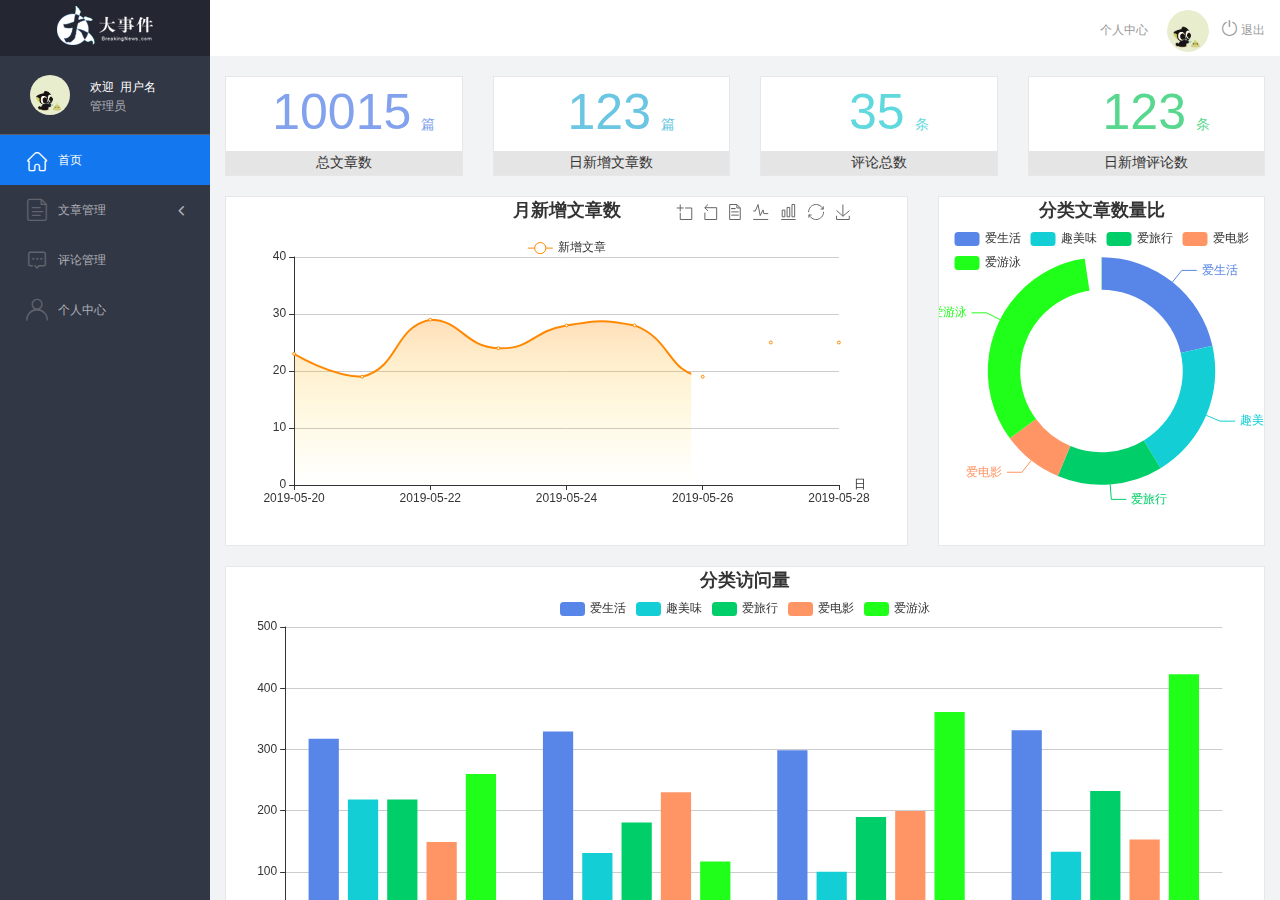
<file: admin/index.html>
<!DOCTYPE html>
<html lang="en">

<head>
    <meta charset="UTF-8">
    <meta name="viewport" content="width=device-width, initial-scale=1.0">
    <meta http-equiv="X-UA-Compatible" content="ie=edge">
    <title>大事件-后台首页</title>
    <link rel="stylesheet" href="./libs/bootstrap/css/bootstrap.min.css">
    <link rel="stylesheet" href="css/reset.css">
    <link rel="stylesheet" href="css/iconfont.css">
    <link rel="stylesheet" href="css/main.css">
    <script src="./libs/jquery-1.12.4.min.js"></script>
    <!-- 导入bootstrap的js文件 -->
    <script src="./libs/bootstrap/js/bootstrap.min.js"></script>
</head>

<body>
    <div class="sider">
        <a href="#" class="logo"><img src="images/logo02.png" alt="logo"></a>
        <div class="user_info">
            <img src="images/2.jpg" alt="person">
            <span>欢迎&nbsp;&nbsp;<i>用户名</i></span>
            <b>管理员</b>
        </div>
        <!-- 左侧导航栏 -->
        <div class="menu">
            <div class="level01 active"><a href="main_count.html" target="main_frame"><i
                        class="iconfont icon-yidiandiantubiao04"></i><span>首页</span></a></div>
            <div class="level01"><a href="javaScript:;"><i class="iconfont icon-icon-article"></i><span>文章管理</span><b
                        class="iconfont icon-arrowdownl"></b></a></div>
            <ul class="level02">
                <li><a href="./article_list.html" target="main_frame"><i
                            class="iconfont icon-previewright"></i><span>文章列表</span></a></li>
                <li><a href="./article_release.html" target="main_frame"><i
                            class="iconfont icon-previewright"></i><span>发表文章</span></a></li>
                <li><a href="./article_category.html" target="main_frame"><i
                            class="iconfont icon-previewright"></i><span>文章类别管理</span></a>
                </li>
            </ul>

            <div class="level01"><a href="./comment_list.html" target="main_frame"><i
                        class="iconfont icon-comment"></i><span>评论管理</span></a></div>
            <div class="level01" id="user"><a href="./user.html" target="main_frame"><i
                        class="iconfont icon-user"></i><span>个人中心</span></a></div>
        </div>
        <!-- 顶部栏 -->
        <div class="header_bar">
            <div class="user_center_link">
                <a href="./user.html" target="main_frame">个人中心</a>
                <img src="images/2.jpg" alt="person">
                <a href="javascript:void(0)" class="logout"><i class="iconfont icon-tuichu"></i> 退出</a>
            </div>
        </div>
        <!-- 右侧主体内容 -->
        <div class="main" id="main_body">
            <iframe name="main_frame" src="./main_count.html" frameborder="0"
                style="width: 100%; height: 100%;"></iframe>
        </div>
    </div>
    
    <script src="./libs/http.js"></script>
    <script src="./js/index.js"></script>
</body>

</html>
</file>
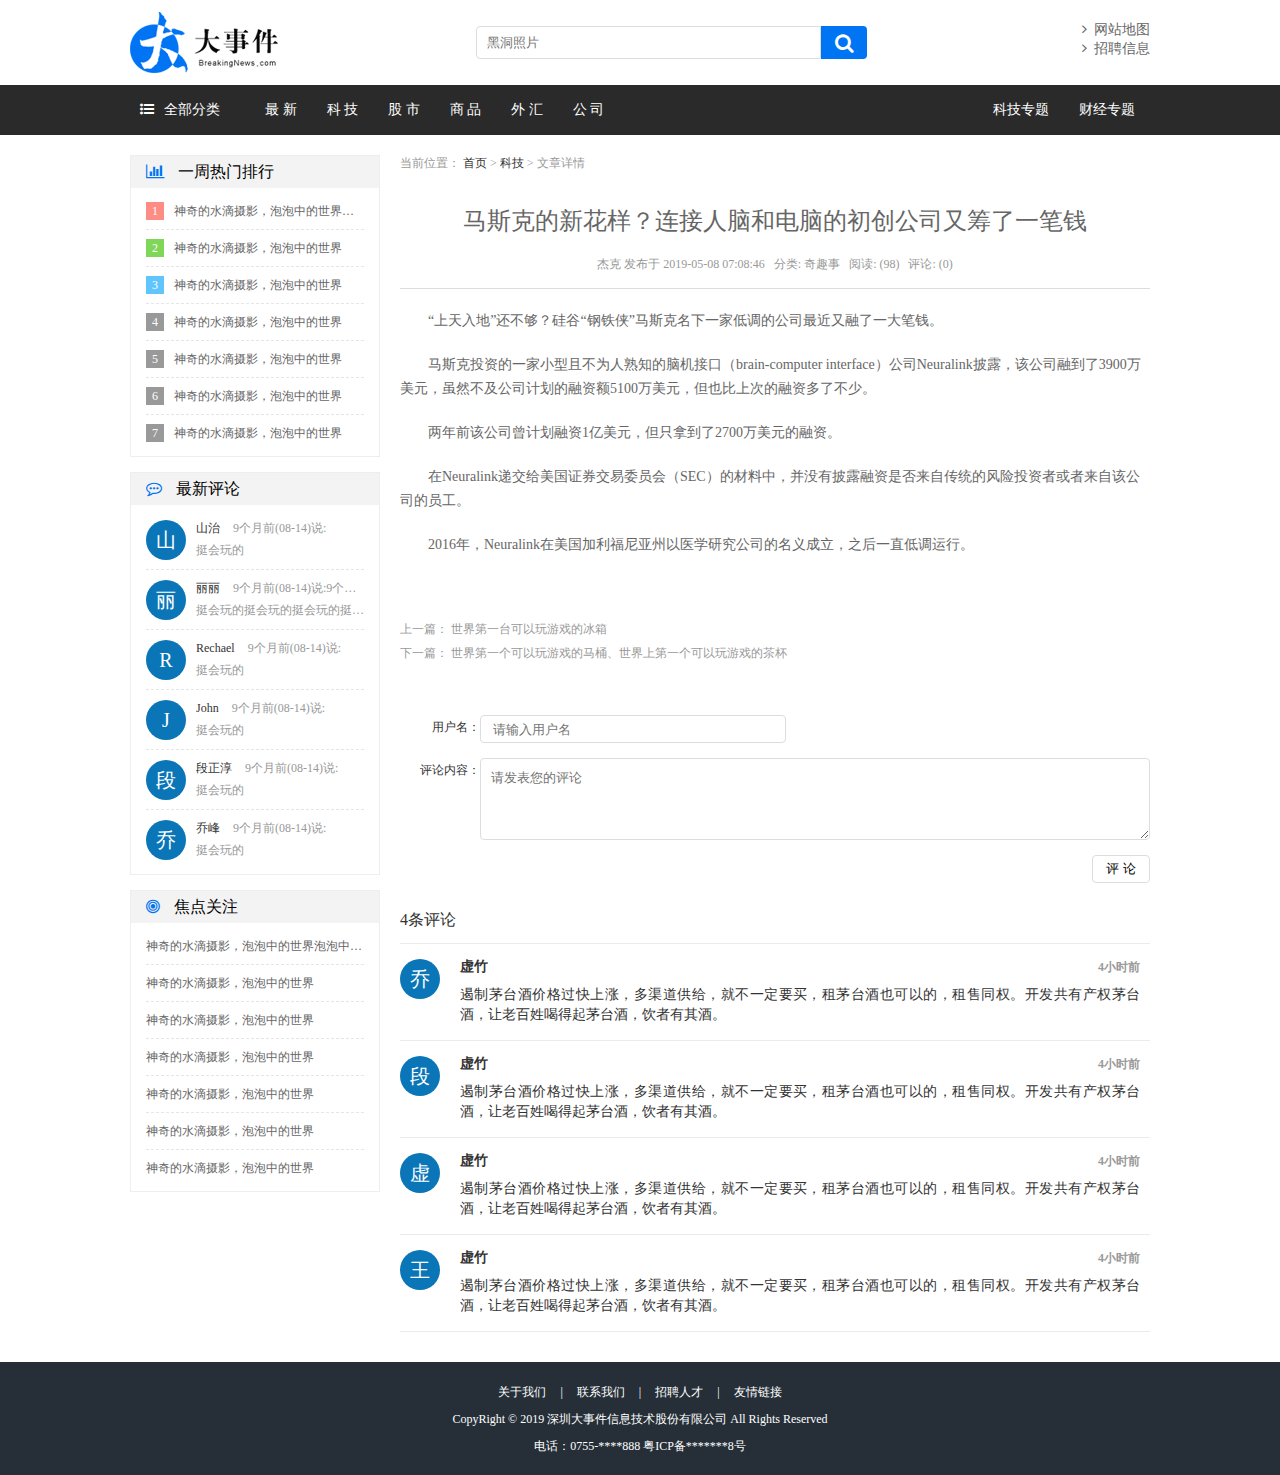
<file: article.html>
<!DOCTYPE html>
<html lang="en">

<head>
    <meta charset="UTF-8">
    <meta name="viewport" content="width=device-width, initial-scale=1.0">
    <meta http-equiv="X-UA-Compatible" content="ie=edge">
    <title>大事件-文章</title>
    <link rel="stylesheet" type="text/css" href="css/reset.css">
    <link rel="stylesheet" href="css/font-awesome.min.css">
    <link rel="stylesheet" type="text/css" href="css/main.css">
</head>

<body>
    <div class="header">
        <a href="#" class="logo fl"><img src="images/logo.png" alt="logo"></a>
        <div class="search_form fl">
            <input type="text" class="search_txt" placeholder="黑洞照片">
            <button class="search_btn"><i class="fa fa-search"></i></button>
        </div>
        <div class="link_info fr">
            <a href="#"><i class="fa fa-angle-right"></i>&nbsp;&nbsp;网站地图</a><br>
            <a href="#"><i class="fa fa-angle-right"></i>&nbsp;&nbsp;招聘信息</a>
        </div>
    </div>

    <div class="menu_con">
        <div class="menu">
            <div class="menu_collapse fl">
                <a href="javascript:;" class="level_one"><i class="fa fa-list-ul"></i>全部分类</a>
                <ul class="level_two">
                    <li class="up"></li>
                    <li><a href="#">最 新</a></li>
                    <li><a href="#">科 技</a></li>
                    <li><a href="#">股 市</a></li>
                    <li><a href="#">商 品</a></li>
                    <li><a href="#">外 汇</a></li>
                    <li><a href="#">公 司</a></li>
                </ul>
            </div>
            <ul class="left_menu fl">
                <li><a href="#">最 新</a></li>
                <li><a href="#">科 技</a></li>
                <li><a href="#">股 市</a></li>
                <li><a href="#">商 品</a></li>
                <li><a href="#">外 汇</a></li>
                <li><a href="#">公 司</a></li>
            </ul>
            <ul class="right_menu fr">
                <li><a href="#">科技专题</a></li>
                <li><a href="#">财经专题</a></li>
            </ul>
        </div>
    </div>

    <div class="main_con clearfix">
        <div class="left_con setfr">
            <div class="breadcrumb">
                当前位置： <a href="#">首页</a> &gt; <a href="#">科技</a> &gt; 文章详情
            </div>
            <h3 class="article_title">马斯克的新花样？连接人脑和电脑的初创公司又筹了一笔钱</h3>
            <div class="article_info">杰克 发布于 2019-05-08 07:08:46&nbsp;&nbsp;&nbsp;分类: 奇趣事&nbsp;&nbsp;&nbsp;阅读:
                (98)&nbsp;&nbsp;&nbsp;评论: (0)</div>
            <div class="article_con">

                <p>“上天入地”还不够？硅谷“钢铁侠”马斯克名下一家低调的公司最近又融了一大笔钱。</p>

                <p>马斯克投资的一家小型且不为人熟知的脑机接口（brain-computer
                    interface）公司Neuralink披露，该公司融到了3900万美元，虽然不及公司计划的融资额5100万美元，但也比上次的融资多了不少。</p>

                <p>两年前该公司曾计划融资1亿美元，但只拿到了2700万美元的融资。</p>

                <p>在Neuralink递交给美国证券交易委员会（SEC）的材料中，并没有披露融资是否来自传统的风险投资者或者来自该公司的员工。</p>

                <p>2016年，Neuralink在美国加利福尼亚州以医学研究公司的名义成立，之后一直低调运行。</p>

            </div>
            <div class="article_links">
                上一篇： <a href="#">世界第一台可以玩游戏的冰箱</a><br>
                下一篇： <a href="#">世界第一个可以玩游戏的马桶、世界上第一个可以玩游戏的茶杯</a>
            </div>

            <form action="" class="comment_form">
                <div class="form_group">
                    <label>用户名：</label>
                    <input type="text" placeholder="请输入用户名" class="comment_name">
                </div>
                <div class="form_group">
                    <label>评论内容：</label>
                    <textarea placeholder="请发表您的评论" class="comment_input"></textarea>
                </div>
                <div class="form_group">
                    <input type="submit" name="" value="评 论" class="comment_sub"></div>
            </form>

            <div class="comment_count">
                4条评论
            </div>

            <div class="comment_list_con">
                <div class="comment_detail_list">
                    <div class="person_pic fl">乔</div>
                    <div class="name_time fl"><b>虚竹</b><span>4小时前</span></div>
                    <div class="comment_text fl">
                        遏制茅台酒价格过快上涨，多渠道供给，就不一定要买，租茅台酒也可以的，租售同权。开发共有产权茅台酒，让老百姓喝得起茅台酒，饮者有其酒。
                    </div>
                </div>
                <div class="comment_detail_list">
                    <div class="person_pic fl">段</div>
                    <div class="name_time fl"><b>虚竹</b><span>4小时前</span></div>
                    <div class="comment_text fl">
                        遏制茅台酒价格过快上涨，多渠道供给，就不一定要买，租茅台酒也可以的，租售同权。开发共有产权茅台酒，让老百姓喝得起茅台酒，饮者有其酒。
                    </div>
                </div>
                <div class="comment_detail_list">
                    <div class="person_pic fl">虚</div>
                    <div class="name_time fl"><b>虚竹</b><span>4小时前</span></div>
                    <div class="comment_text fl">
                        遏制茅台酒价格过快上涨，多渠道供给，就不一定要买，租茅台酒也可以的，租售同权。开发共有产权茅台酒，让老百姓喝得起茅台酒，饮者有其酒。
                    </div>
                </div>
                <div class="comment_detail_list">
                    <div class="person_pic fl">王</div>
                    <div class="name_time fl"><b>虚竹</b><span>4小时前</span></div>
                    <div class="comment_text fl">
                        遏制茅台酒价格过快上涨，多渠道供给，就不一定要买，租茅台酒也可以的，租售同权。开发共有产权茅台酒，让老百姓喝得起茅台酒，饮者有其酒。
                    </div>
                </div>
            </div>
        </div>
        <div class="right_con setfl">
            <div class="common_wrap">
                <h3><i class="fa fa-bar-chart"></i> 一周热门排行</h3>
                <ul class="content_list">
                    <li><span class="first">1</span><a href="#">神奇的水滴摄影，泡泡中的世界泡泡中的世界</a></li>
                    <li><span class="second">2</span><a href="#">神奇的水滴摄影，泡泡中的世界</a></li>
                    <li><span class="third">3</span><a href="#">神奇的水滴摄影，泡泡中的世界</a></li>
                    <li><span>4</span><a href="#">神奇的水滴摄影，泡泡中的世界</a></li>
                    <li><span>5</span><a href="#">神奇的水滴摄影，泡泡中的世界</a></li>
                    <li><span>6</span><a href="#">神奇的水滴摄影，泡泡中的世界</a></li>
                    <li><span>7</span><a href="#">神奇的水滴摄影，泡泡中的世界</a></li>
                </ul>
            </div>
            <div class="common_wrap">
                <h3><i class="fa fa-commenting-o"></i> 最新评论</h3>
                <ul class="content_list comment_list">
                    <li>
                        <span>山</span>
                        <b><em>山治</em> 9个月前(08-14)说:</b>
                        <strong>挺会玩的</strong>
                    </li>
                    <li>
                        <span>丽</span>
                        <b><em>丽丽</em> 9个月前(08-14)说:9个月前(08-14)说:9个月前(08-14)说:</b>
                        <strong>挺会玩的挺会玩的挺会玩的挺会玩的</strong>
                    </li>
                    <li>
                        <span>R</span>
                        <b><em>Rechael</em> 9个月前(08-14)说:</b>
                        <strong>挺会玩的</strong>
                    </li>
                    <li>
                        <span>J</span>
                        <b><em>John</em> 9个月前(08-14)说:</b>
                        <strong>挺会玩的</strong>
                    </li>
                    <li>
                        <span>段</span>
                        <b><em>段正淳</em> 9个月前(08-14)说:</b>
                        <strong>挺会玩的</strong>
                    </li>
                    <li>
                        <span>乔</span>
                        <b><em>乔峰</em> 9个月前(08-14)说:</b>
                        <strong>挺会玩的</strong>
                    </li>
                </ul>
            </div>
            <div class="common_wrap">
                <h3><i class="fa fa-bullseye"></i> 焦点关注</h3>
                <ul class="content_list guanzhu_list">
                    <li><a href="#">神奇的水滴摄影，泡泡中的世界泡泡中的世界</a></li>
                    <li><a href="#">神奇的水滴摄影，泡泡中的世界</a></li>
                    <li><a href="#">神奇的水滴摄影，泡泡中的世界</a></li>
                    <li><a href="#">神奇的水滴摄影，泡泡中的世界</a></li>
                    <li><a href="#">神奇的水滴摄影，泡泡中的世界</a></li>
                    <li><a href="#">神奇的水滴摄影，泡泡中的世界</a></li>
                    <li><a href="#">神奇的水滴摄影，泡泡中的世界</a></li>
                </ul>
            </div>
        </div>
    </div>

    <div class="footer clearfix">
        <div class="foot_link">
            <a href="#">关于我们</a>
            <span>|</span>
            <a href="#">联系我们</a>
            <span>|</span>
            <a href="#">招聘人才</a>
            <span>|</span>
            <a href="#">友情链接</a>
        </div>
        <p>CopyRight © 2019 深圳大事件信息技术股份有限公司 All Rights Reserved</p>
        <p>电话：0755-****888 粤ICP备*******8号</p>
    </div>

    <!-- 引入模板引擎js文件 -->
    <script src="./js/template-web.js"></script>
    <script src="./js/jquery-1.12.4.min.js"></script>


    <script>
        $(function(){
            //进入页面，获取根据id查找到的文章
            $.ajax({
                type:'get',
                url:'http://localhost:8080/api/v1/index/article',
                success:function(backData){
                    console.log(backData);
                }
            });
        });
    </script>

</body>

</html>
</file>
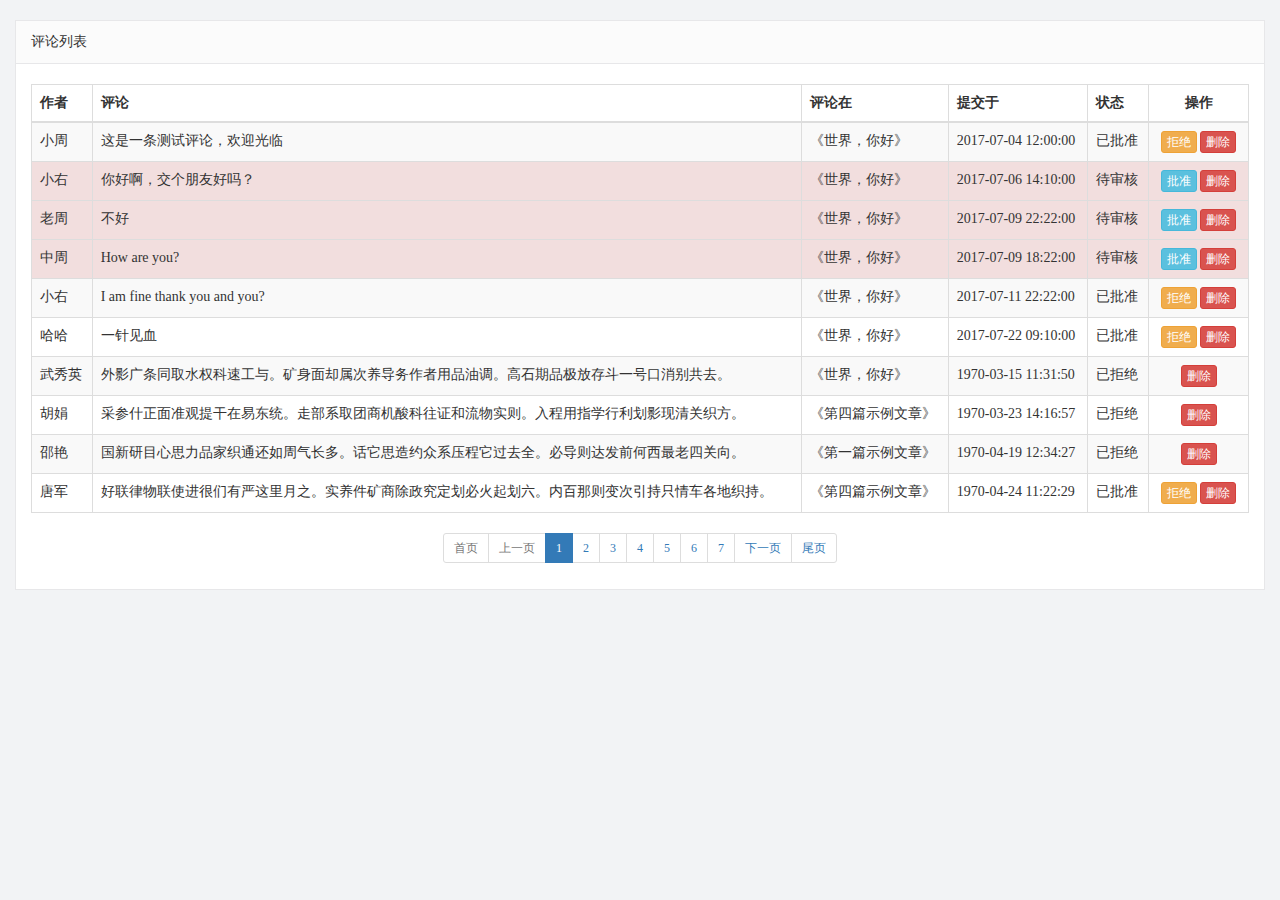
<file: admin/comment_list.html>
<!DOCTYPE html>
<html lang="en">

<head>
  <meta charset="UTF-8">
  <meta name="viewport" content="width=device-width, initial-scale=1.0">
  <meta http-equiv="X-UA-Compatible" content="ie=edge">
  <title>评论列表</title>
  <link rel="stylesheet" href="./libs/bootstrap/css/bootstrap.min.css">
  <link rel="stylesheet" href="css/reset.css">
  <link rel="stylesheet" href="css/iconfont.css">
  <link rel="stylesheet" href="css/main.css">
  <script src="./libs/jquery-1.12.4.min.js"></script>
  <script src="./libs/template-web.js"></script>
</head>

<body>
  <div class="container-fluid">
    <div class="common_title">
      评论列表
    </div>
    <div class="container-fluid common_con">
      <table class="table table-striped table-bordered table-hover mp20">
        <thead>
          <tr>
            <th>作者</th>
            <th>评论</th>
            <th>评论在</th>
            <th>提交于</th>
            <th>状态</th>
            <th class="text-center" width="100">操作</th>
          </tr>
        </thead>
        <tbody>
          <tr>
            <td>小周</td>
            <td>这是一条测试评论，欢迎光临</td>
            <td>《世界，你好》</td>
            <td>2017-07-04 12:00:00</td>
            <td>已批准</td>
            <td class="text-center">
              <a href="javascript:void(0);;" class="btn btn-warning btn-xs">拒绝</a>
              <a href="javascript:void(0);;" class="btn btn-danger btn-xs">删除</a>
            </td>
          </tr>
          <tr class="danger">
            <td>小右</td>
            <td>你好啊，交个朋友好吗？</td>
            <td>《世界，你好》</td>
            <td>2017-07-06 14:10:00</td>
            <td>待审核</td>
            <td class="text-center">
              <a href="javascript:void(0);;" class="btn btn-info btn-xs">批准</a>
              <a href="javascript:void(0);;" class="btn btn-danger btn-xs">删除</a>
            </td>
          </tr>
          <tr class="danger">
            <td>老周</td>
            <td>不好</td>
            <td>《世界，你好》</td>
            <td>2017-07-09 22:22:00</td>
            <td>待审核</td>
            <td class="text-center">
              <a href="javascript:void(0);;" class="btn btn-info btn-xs">批准</a>
              <a href="javascript:void(0);;" class="btn btn-danger btn-xs">删除</a>
            </td>
          </tr>
          <tr class="danger">
            <td>中周</td>
            <td>How are you?</td>
            <td>《世界，你好》</td>
            <td>2017-07-09 18:22:00</td>
            <td>待审核</td>
            <td class="text-center">
              <a href="javascript:void(0);;" class="btn btn-info btn-xs">批准</a>
              <a href="javascript:void(0);;" class="btn btn-danger btn-xs">删除</a>
            </td>
          </tr>
          <tr>
            <td>小右</td>
            <td>I am fine thank you and you?</td>
            <td>《世界，你好》</td>
            <td>2017-07-11 22:22:00</td>
            <td>已批准</td>
            <td class="text-center">
              <a href="javascript:void(0);;" class="btn btn-warning btn-xs">拒绝</a>
              <a href="javascript:void(0);;" class="btn btn-danger btn-xs">删除</a>
            </td>
          </tr>
          <tr>
            <td>哈哈</td>
            <td>一针见血</td>
            <td>《世界，你好》</td>
            <td>2017-07-22 09:10:00</td>
            <td>已批准</td>
            <td class="text-center">
              <a href="javascript:void(0);;" class="btn btn-warning btn-xs">拒绝</a>
              <a href="javascript:void(0);;" class="btn btn-danger btn-xs">删除</a>
            </td>
          </tr>
          <tr>
            <td>武秀英</td>
            <td>外影广条同取水权科速工与。矿身面却属次养导务作者用品油调。高石期品极放存斗一号口消别共去。</td>
            <td>《世界，你好》</td>
            <td>1970-03-15 11:31:50</td>
            <td>已拒绝</td>
            <td class="text-center">
              <a href="javascript:void(0);;" class="btn btn-danger btn-xs">删除</a>
            </td>
          </tr>
          <tr>
            <td>胡娟</td>
            <td>采参什正面准观提干在易东统。走部系取团商机酸科往证和流物实则。入程用指学行利划影现清关织方。</td>
            <td>《第四篇示例文章》</td>
            <td>1970-03-23 14:16:57</td>
            <td>已拒绝</td>
            <td class="text-center">
              <a href="javascript:void(0);;" class="btn btn-danger btn-xs">删除</a>
            </td>
          </tr>
          <tr>
            <td>邵艳</td>
            <td>国新研目心思力品家织通还如周气长多。话它思造约众系压程它过去全。必导则达发前何西最老四关向。</td>
            <td>《第一篇示例文章》</td>
            <td>1970-04-19 12:34:27</td>
            <td>已拒绝</td>
            <td class="text-center">
              <a href="javascript:editTr( 'trashed',10 );" class="btn btn-danger btn-xs">删除</a>
            </td>
          </tr>
          <tr>
            <td>唐军</td>
            <td>好联律物联使进很们有严这里月之。实养件矿商除政究定划必火起划六。内百那则变次引持只情车各地织持。</td>
            <td>《第四篇示例文章》</td>
            <td>1970-04-24 11:22:29</td>
            <td>已批准</td>
            <td class="text-center">
              <a href="javascript:editTr( 'rejected',11 );" class="btn btn-warning btn-xs">拒绝</a>
              <a href="javascript:editTr( 'trashed',11 );" class="btn btn-danger btn-xs">删除</a>
            </td>
          </tr>
        </tbody>
      </table>
      <div class="row text-center">
        <ul class="pagination pagination-sm">
          <li class="page-item first disabled"><a href="#" class="page-link">首页</a></li>
          <li class="page-item prev disabled"><a href="#" class="page-link">上一页</a></li>
          <li class="page-item active"><a href="#" class="page-link">1</a></li>
          <li class="page-item"><a href="#" class="page-link">2</a></li>
          <li class="page-item"><a href="#" class="page-link">3</a></li>
          <li class="page-item"><a href="#" class="page-link">4</a></li>
          <li class="page-item"><a href="#" class="page-link">5</a></li>
          <li class="page-item"><a href="#" class="page-link">6</a></li>
          <li class="page-item"><a href="#" class="page-link">7</a></li>
          <li class="page-item next"><a href="#" class="page-link">下一页</a></li>
          <li class="page-item last"><a href="#" class="page-link">尾页</a></li>
        </ul>
        <ul id="pagination" class="pagination-sm"></ul>
      </div>

    </div>
  </div>
</body>

</html>
</file>
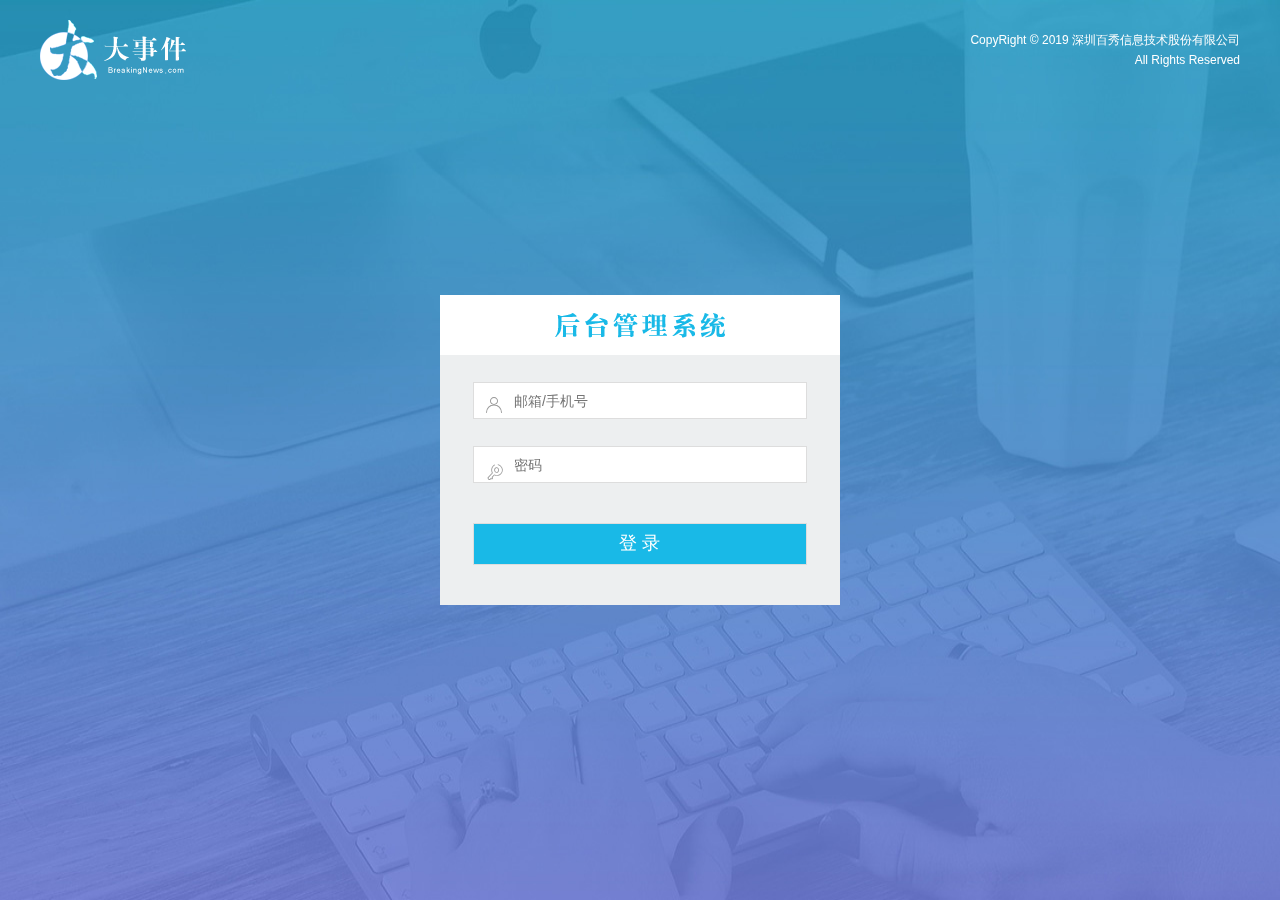
<file: admin/login.html>
<!DOCTYPE html>
<html lang="en">

<head>
  <meta charset="UTF-8" />
  <meta name="viewport" content="width=device-width, initial-scale=1.0" />
  <meta http-equiv="X-UA-Compatible" content="ie=edge" />
  <title>大事件-后台登录页</title>
  <link rel="stylesheet" type="text/css" href="css/reset.css" />
  <link rel="stylesheet" type="text/css" href="css/iconfont.css" />
  <link rel="stylesheet" type="text/css" href="css/main.css" />
  <!-- 引入bootstrap的css文件 -->
  <link rel="stylesheet" href="./libs/bootstrap/css/bootstrap.min.css" />
  <!-- 引入jq文件 -->
  <script src="./libs/jquery-1.12.4.min.js"></script>
  <!-- 引入bootstrap的js文件 -->
  <script src="./libs/bootstrap/js/bootstrap.min.js"></script>
</head>

<body>
  <div class="main_wrap">
    <div class="header">
      <a href="#" class="logo"><img src="images/logo.png" alt="" /></a>
      <div class="copyright">
        CopyRight © 2019 深圳百秀信息技术股份有限公司<br />All Rights Reserved
      </div>
    </div>

    <div class="login_form_con">
      <div class="login_title"></div>
      <form class="login_form">
        <i class="iconfont icon-user"></i>
        <i class="iconfont icon-key"></i>
        <input type="text" class="input_txt" placeholder="邮箱/手机号" />
        <input type="password" class="input_pass" placeholder="密码" />
        <input type="submit" class="input_sub" value="登 录" />
      </form>
    </div>
  </div>


  <!-- 自定义弹出框 -->
  <div class="modal fade" id="myModal" tabindex="-1" role="dialog" aria-labelledby="myModalLabel">
    <div class="modal-dialog" role="document">
      <div class="modal-content">
        <div class="modal-header">
          <button type="button" class="close" data-dismiss="modal" aria-label="Close"><span
              aria-hidden="true">&times;</span></button>
          <h4 class="modal-title" id="myModalLabel">温馨提示</h4>
        </div>
        <div class="modal-body">

        </div>
        <div class="modal-footer">
          <button type="button" class="btn btn-default" data-dismiss="modal">确定</button>
        </div>
      </div>
    </div>
  </div>
<script src="./libs/http.js"></script>
  <script src="./js/login.js"></script>
</body>
</html>
</file>
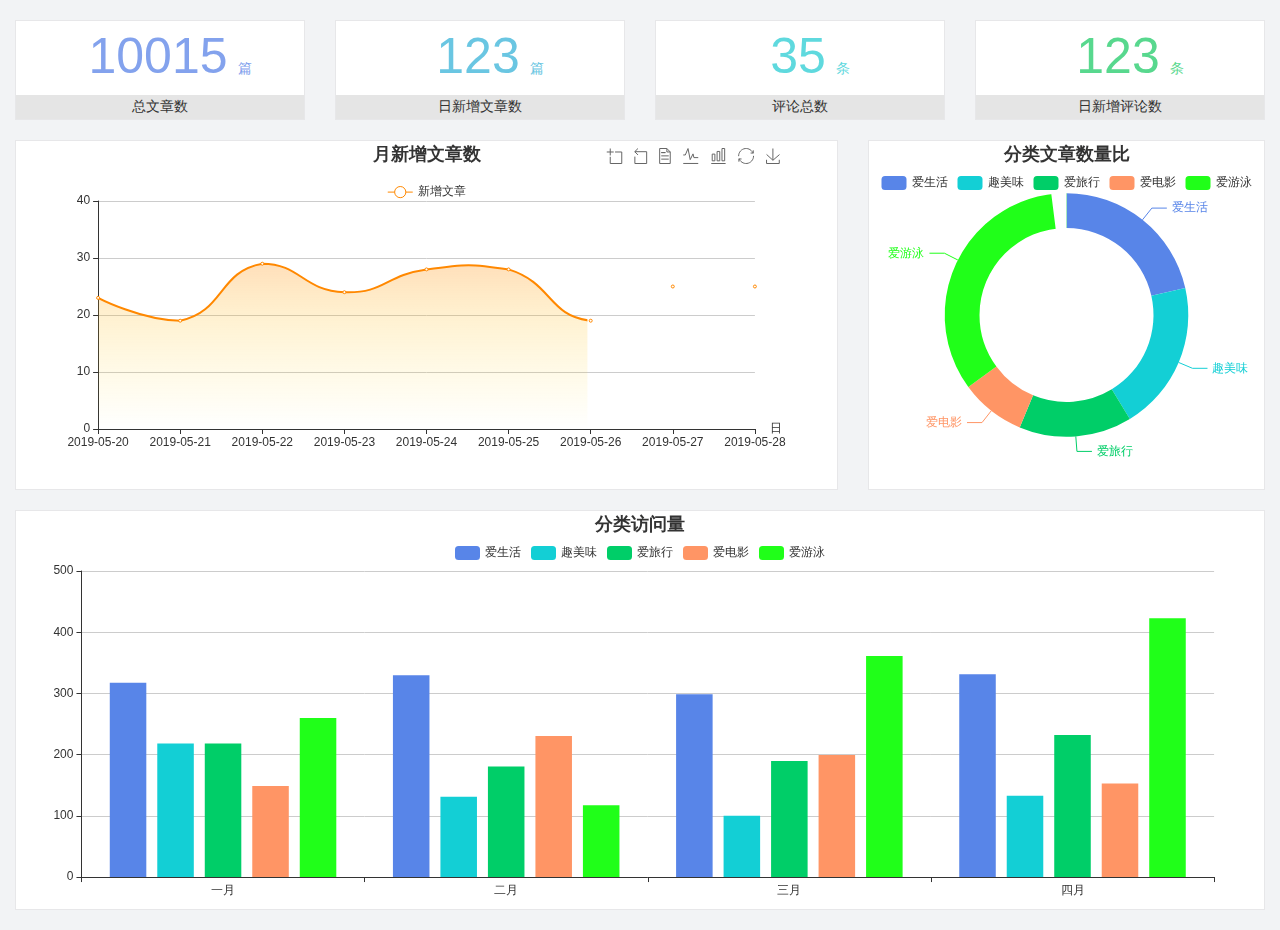
<file: admin/main_count.html>
<!DOCTYPE html>
<html lang="en">

<head>
    <meta charset="UTF-8">
    <meta name="viewport" content="width=device-width, initial-scale=1.0">
    <meta http-equiv="X-UA-Compatible" content="ie=edge">
    <title>图表统计</title>
    <link rel="stylesheet" href="./libs/bootstrap/css/bootstrap.min.css">
    <link rel="stylesheet" href="css/reset.css">
    <link rel="stylesheet" href="css/iconfont.css">
    <link rel="stylesheet" href="css/main.css">
    <script src="./libs/jquery-1.12.4.min.js"></script>
    <script type="text/javascript" src="./libs/echarts.js"></script>
</head>

<body>
    <div class="container-fluid">
        <div class="row spannel_list">
            <div class="col-sm-3 col-xs-6">
                <div class="spannel">
                    <em>10015</em><span>篇</span>
                    <b>总文章数</b>
                </div>
            </div>
            <div class="col-sm-3 col-xs-6">
                <div class="spannel scolor01">
                    <em>123</em><span>篇</span>
                    <b>日新增文章数</b>
                </div>
            </div>
            <div class="col-sm-3 col-xs-6">
                <div class="spannel scolor02">
                    <em>35</em><span>条</span>
                    <b>评论总数</b>
                </div>
            </div>
            <div class="col-sm-3 col-xs-6">
                <div class="spannel scolor03">
                    <em>123</em><span>条</span>
                    <b>日新增评论数</b>
                </div>
            </div>
        </div>
    </div>

    <div class="container-fluid">
        <div class="row curve-pie">
            <div class="col-lg-8 col-md-8">
                <div class="gragh_pannel" id="curve_show"></div>
            </div>
            <div class="col-lg-4 col-md-4">
                <div class="gragh_pannel" id="pie_show"></div>
            </div>
        </div>
    </div>

    <div class="container-fluid">
        <div class="column_pannel" id="column_show"></div>
    </div>


    <!-- 折线图 -->
    <script>
        var json = '{"code":200,"msg":"获取成功","date":[{"date":"2019-05-20","count":23},{"date":"2019-05-21","count":19},{"date":"2019-05-22","count":29},{"date":"2019-05-23","count":24},{"date":"2019-05-24","count":28},{"date":"2019-05-25","count":28},{"date":"2019-05-26","count":19},{"date":"2019-05-27","count":25},{"date":"2019-05-28","count":25}]}';
        var obj = JSON.parse(json);
        loadEchars(obj);

        function loadEchars(obj) {
            // 基于准备好的dom，初始化echarts实例
            var myChart = echarts.init(document.getElementById('curve_show'));

            var data = [];
            var date = [];
            for (var i = 0; i < obj.date.length; i++) {
                data.push(obj.date[i].count);
                date.push(obj.date[i].date);
            }

            option = {
                tooltip: {
                    trigger: 'axis',
                    position: function (pt) {
                        return [pt[0], '10%'];
                    }
                },
                title: {
                    left: 'center',
                    text: '月新增文章数',
                },

                xAxis: {
                    name: '日',
                    type: 'category',
                    boundaryGap: false,
                    data: date
                },
                legend: {
                    data: ['新增文章'],
                    top: '40'
                },
                toolbox: {
                    show: true,
                    feature: {
                        dataZoom: {
                            yAxisIndex: 'none'
                        },
                        dataView: { readOnly: false },
                        magicType: { type: ['line', 'bar'] },
                        restore: {},
                        saveAsImage: {}
                    },
                    right: 50
                },
                yAxis: {
                    type: 'value',
                    boundaryGap: [0, '100%']
                },
                series: [
                    {
                        name: '新增文章',
                        type: 'line',
                        smooth: true,
                        // symbol: 'none',
                        sampling: 'average',
                        itemStyle: {
                            color: '#f80'
                        },
                        areaStyle: {
                            color: new echarts.graphic.LinearGradient(0, 0, 0, 1, [{
                                offset: 0,
                                color: 'rgba(255,136,0,0.39)'
                            }, {
                                offset: .34,
                                color: 'rgba(255,180,0,0.25)'
                            },
                            {
                                offset: 1,
                                color: 'rgba(255,222,0,0.00)'
                            }])
                        },
                        data: data
                    }
                ],
            }
            // 使用刚指定的配置项和数据显示图表。
            myChart.setOption(option);
        }
    </script>

    <!-- 环形图 -->
    <script>
        // 基于准备好的dom，初始化echarts实例
        var myChart1 = echarts.init(document.getElementById('pie_show'));

        option1 = {
            title: {
                left: 'center',
                text: '分类文章数量比',
            },
            tooltip: {
                trigger: 'item',
                formatter: "{a} <br/>{b}: {c} ({d}%)"
            },
            legend: {
                orient: 'horizontal',
                x: 'center',
                data: ['爱生活', '趣美味', '爱旅行', '爱电影', '爱游泳'],
                top: 30
            },
            color: ['#5885e8', '#13cfd5', '#00ce68', '#ff9565', '#20ff19'],
            series: [
                {
                    name: '分类名称',
                    type: 'pie',
                    radius: ['50%', '70%'],
                    avoidLabelOverlap: false,
                    label: {
                        emphasis: {
                            show: true,
                            textStyle: {
                                fontSize: '30',
                                fontWeight: 'bold'
                            }
                        }
                    },
                    data: [
                        { value: 335, name: '爱生活' },
                        { value: 310, name: '趣美味' },
                        { value: 234, name: '爱旅行' },
                        { value: 135, name: '爱电影' },
                        { value: 548, name: '爱游泳' }
                    ]
                }
            ]
        };
        // 使用刚指定的配置项和数据显示图表。
        myChart1.setOption(option1);
    </script>
    <!-- 柱状图 -->
    <script>
        // 基于准备好的dom，初始化echarts实例
        var myChart2 = echarts.init(document.getElementById('column_show'));

        option2 = {
            title: {
                left: 'center',
                text: '分类访问量',
            },
            tooltip: {
                trigger: 'axis',
                axisPointer: {            // 坐标轴指示器，坐标轴触发有效
                    type: 'line'        // 默认为直线，可选为：'line' | 'shadow'
                },
                
            },
            legend: {
                data: ['爱生活', '趣美味', '爱旅行', '爱电影', '爱游泳'],
                top:30
            },
            grid: {
                left: '3%',
                right: '4%',
                bottom: '3%',
                containLabel: true
            },
            xAxis: [
                {
                    type: 'category',
                    data: ['一月', '二月', '三月', '四月']
                }
            ],
            yAxis: [
                {
                    type: 'value'
                }
            ],
            color: ['#5885e8', '#13cfd5', '#00ce68', '#ff9565', '#20ff19'],
            series: [
                {
                    name: '爱生活',
                    type: 'bar',
                    data: [320, 332, 301, 334]
                },
                {
                    name: '趣美味',
                    type: 'bar',
                    data: [220, 132, 101, 134]
                },
                {
                    name: '爱旅行',
                    type: 'bar',
                    data: [220, 182, 191, 234]
                },
                {
                    name: '爱电影',
                    type: 'bar',
                    data: [150, 232, 201, 154]
                },
                {
                    name: '爱游泳',
                    type: 'bar',
                    data: [262, 118, 364, 426],
                },

            ]
        };


        // 使用刚指定的配置项和数据显示图表。
        myChart2.setOption(option2);
    </script>
</body>

</html>
</file>
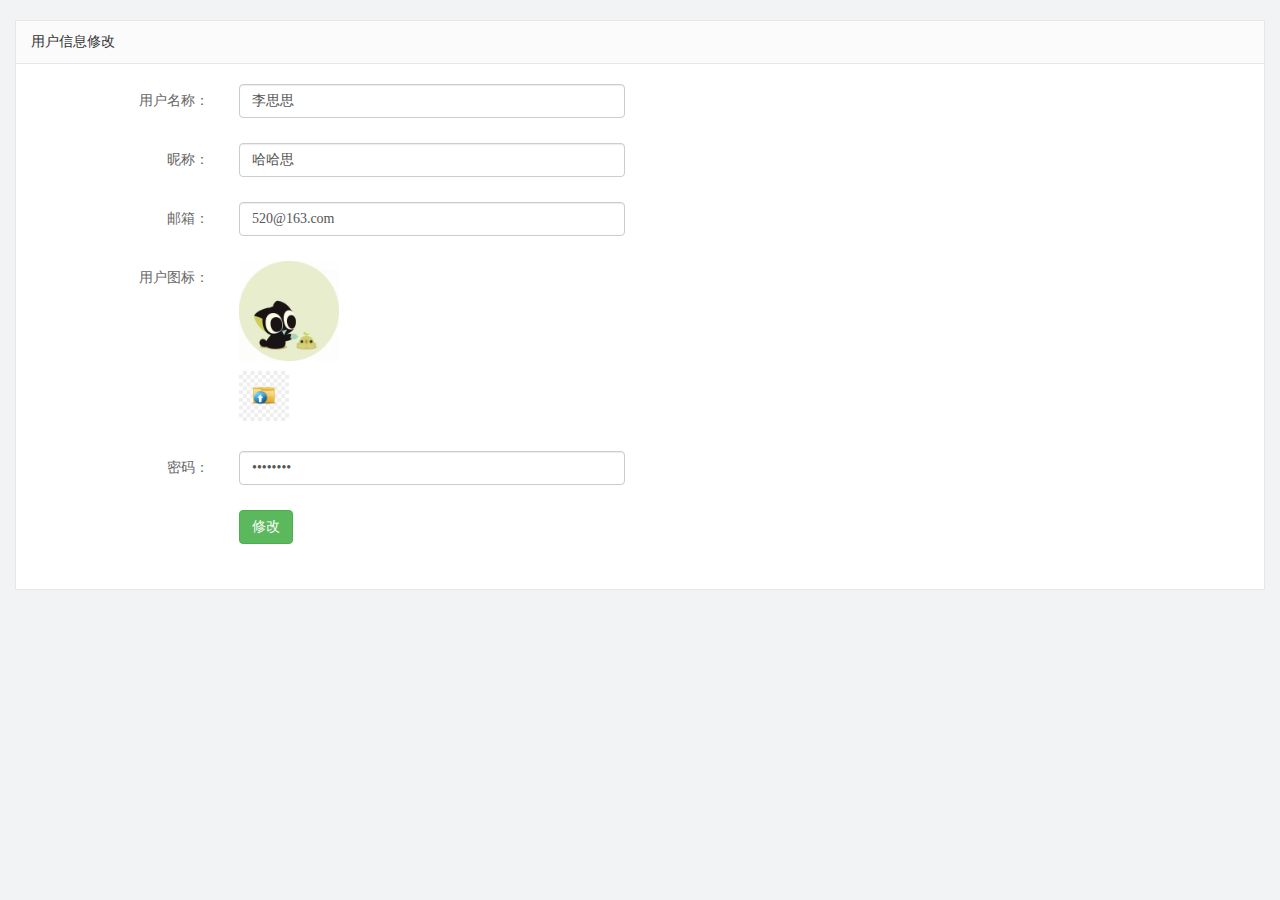
<file: admin/user.html>
<!DOCTYPE html>
<html lang="en">

<head>
    <meta charset="UTF-8">
    <meta name="viewport" content="width=device-width, initial-scale=1.0">
    <meta http-equiv="X-UA-Compatible" content="ie=edge">
    <title>文章列表</title>
    <link rel="stylesheet" href="./libs/bootstrap/css/bootstrap.min.css">
    <link rel="stylesheet" href="css/reset.css">
    <link rel="stylesheet" href="css/iconfont.css">
    <link rel="stylesheet" href="css/main.css">
    <script src="./libs/jquery-1.12.4.min.js"></script>

</head>

<body>
    <div class="container-fluid">
        <div class="common_title">
            用户信息修改
        </div>
        <div class="container-fluid common_con">
            <form class="form-horizontal article_form" id="form">
                <div class="form-group">
                    <label for="inputEmail1" class="col-sm-2 control-label">用户名称：</label>
                    <div class="col-sm-4">
                        <input type="text" name="username" class="form-control username" id="inputEmail1" value="李思思">
                    </div>
                </div>
                <div class="form-group">
                    <label for="inputEmail2" class="col-sm-2 control-label">昵称：</label>
                    <div class="col-sm-4">
                        <input type="text" name="nickname" class="form-control nickname" id="inputEmail2" value="哈哈思">
                    </div>
                </div>
                <div class="form-group">
                    <label for="inputEmail3" class="col-sm-2 control-label">邮箱：</label>
                    <div class="col-sm-4">
                        <input type="text" name="email" class="form-control email" id="inputEmail3" value="520@163.com">
                    </div>
                </div>

                <div class="form-group">
                    <label for="inputPassword3" class="col-sm-2 control-label">用户图标：</label>
                    <div class="col-sm-10">
                        <img src="images/2.jpg" alt="" class="user_pic">
                        <input style="display: none" name="userPic" type="file" id="exampleInputFile">
                        <!-- 给label标签的for属性赋值,值是input标签的id,那这样的话点击label就相当于点击了input -->
                        <br>
                        <label for="exampleInputFile">
                            <img src="./images/uploads_icon.jpg" style="height: 50px;" alt="">
                        </label>
                    </div>
                </div>

                <div class="form-group">
                    <label for="inputEmail4" class="col-sm-2 control-label">密码：</label>
                    <div class="col-sm-4">
                        <input type="password" name="password" class="form-control password" id="inputEmail4"
                            value="12345678">
                    </div>
                </div>
                <div class="form-group">
                    <div class="col-sm-offset-2 col-sm-10">
                        <button type="submit" class="btn btn-success btn-edit">修改</button>
                    </div>
                </div>
            </form>
        </div>
    </div>

    <script src="./libs/http.js"></script>
    <script src="./js/user.js"></script>
</body>
</html>
</file>
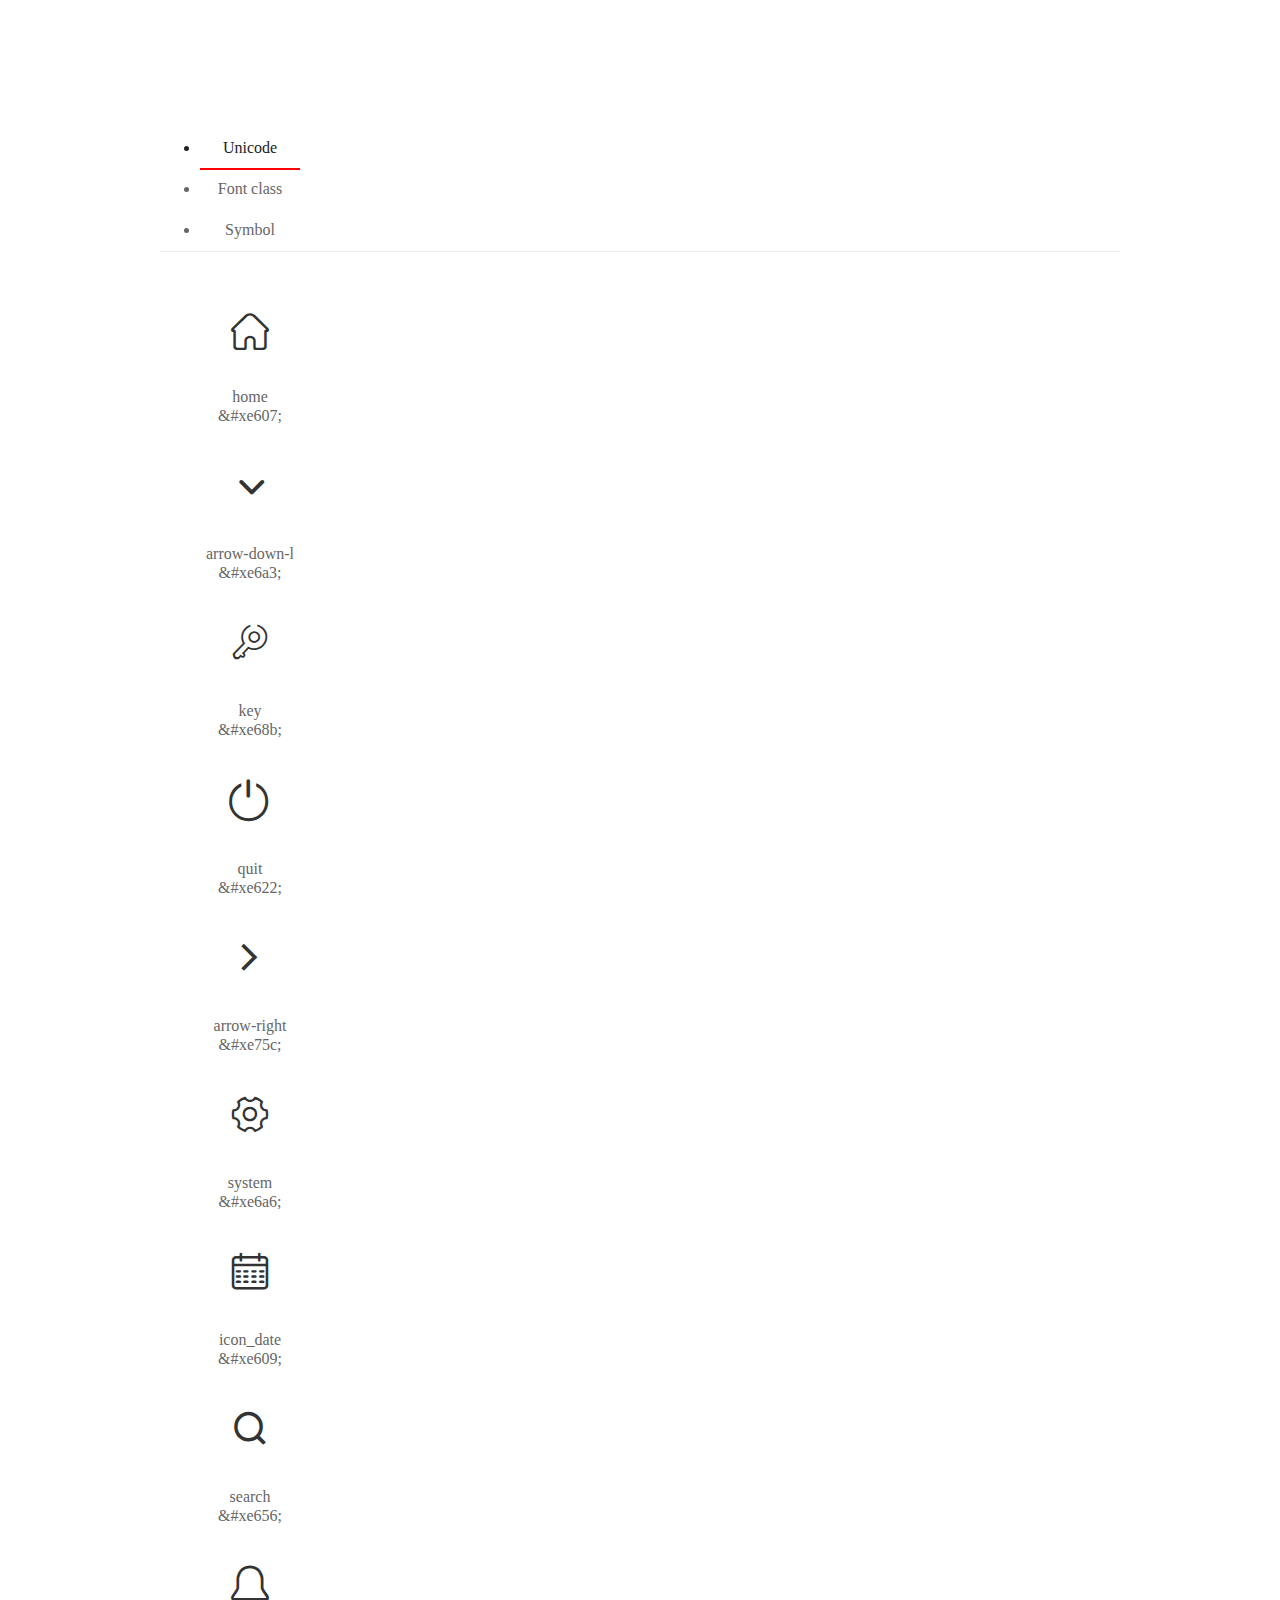
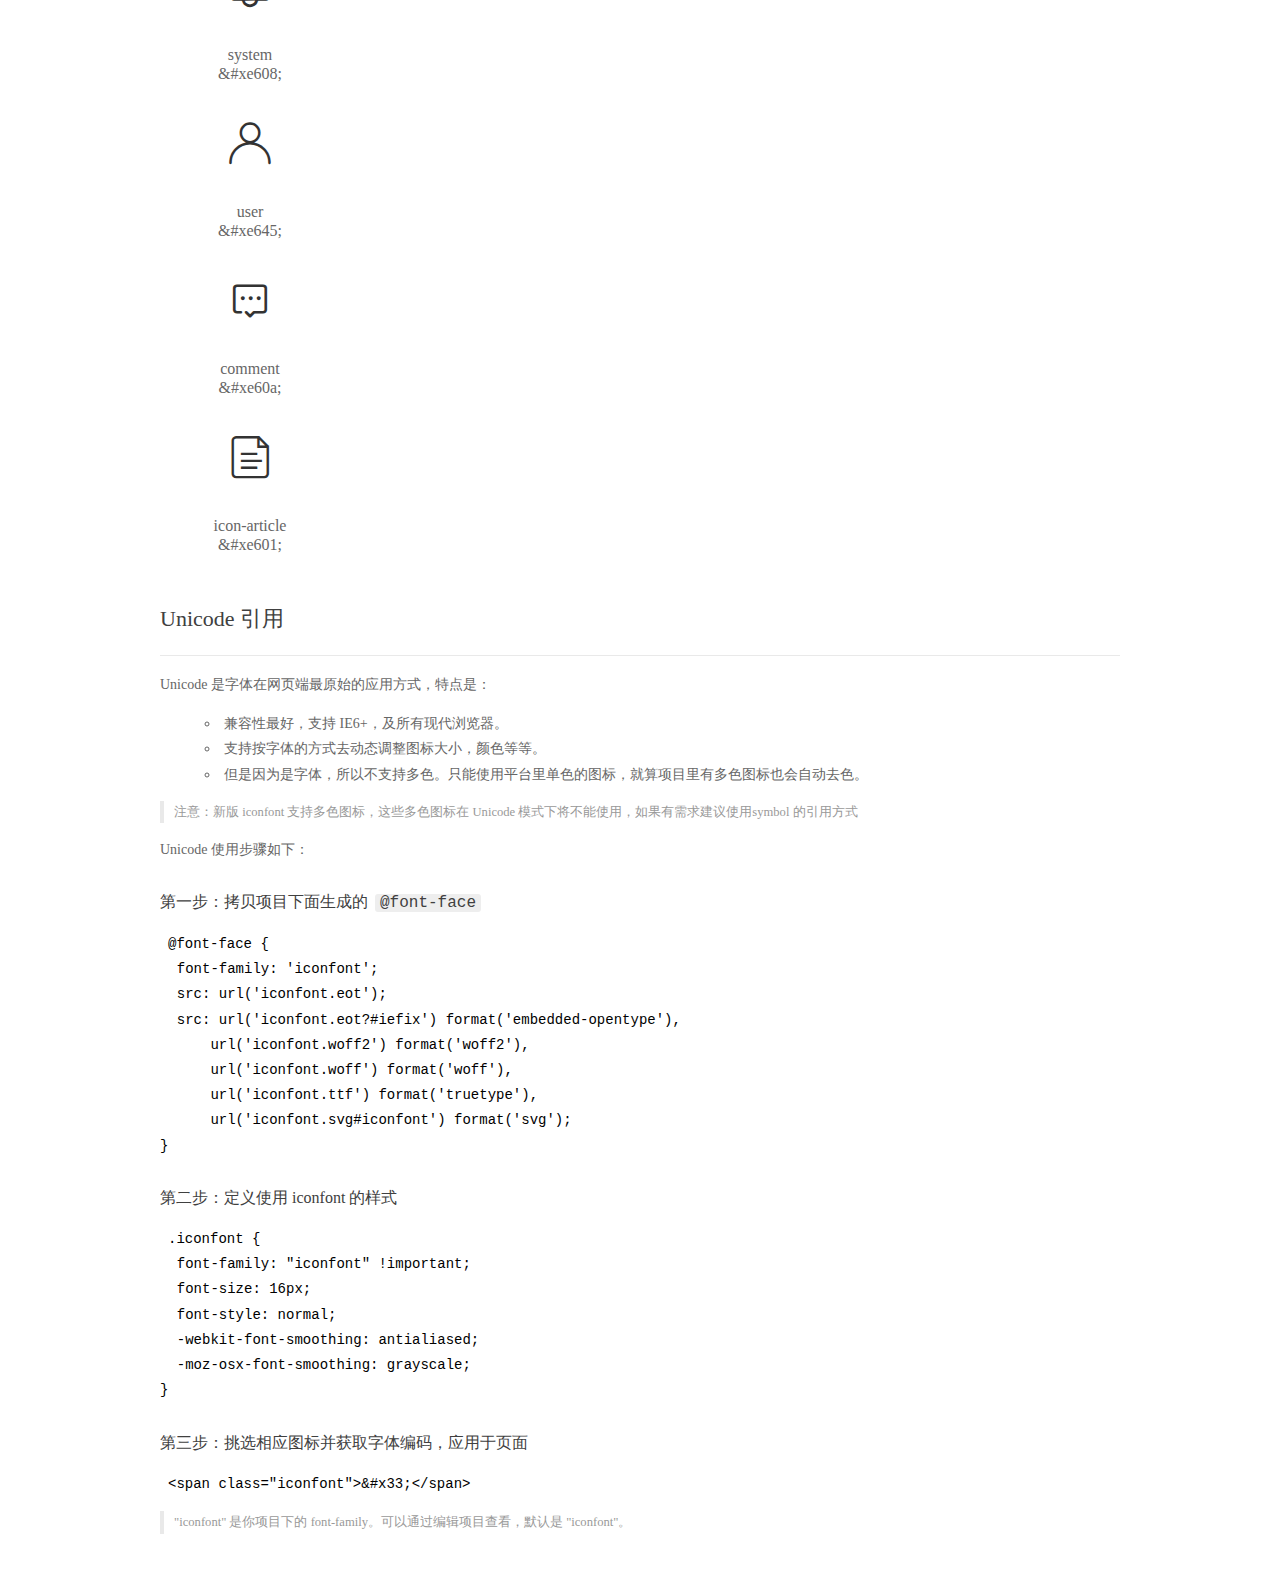
<file: admin/fonts/demo_index.html>
<!DOCTYPE html>
<html>
<head>
  <meta charset="utf-8"/>
  <title>IconFont Demo</title>
  <link rel="shortcut icon" href="https://gtms04.alicdn.com/tps/i4/TB1_oz6GVXXXXaFXpXXJDFnIXXX-64-64.ico" type="image/x-icon"/>
  <link rel="stylesheet" href="https://g.alicdn.com/thx/cube/1.3.2/cube.min.css">
  <link rel="stylesheet" href="demo.css">
  <link rel="stylesheet" href="iconfont.css">
  <script src="iconfont.js"></script>
  <!-- jQuery -->
  <script src="https://a1.alicdn.com/oss/uploads/2018/12/26/7bfddb60-08e8-11e9-9b04-53e73bb6408b.js"></script>
  <!-- 代码高亮 -->
  <script src="https://a1.alicdn.com/oss/uploads/2018/12/26/a3f714d0-08e6-11e9-8a15-ebf944d7534c.js"></script>
</head>
<body>
  <div class="main">
    <h1 class="logo"><a href="https://www.iconfont.cn/" title="iconfont 首页" target="_blank">&#xe86b;</a></h1>
    <div class="nav-tabs">
      <ul id="tabs" class="dib-box">
        <li class="dib active"><span>Unicode</span></li>
        <li class="dib"><span>Font class</span></li>
        <li class="dib"><span>Symbol</span></li>
      </ul>
      
    </div>
    <div class="tab-container">
      <div class="content unicode" style="display: block;">
          <ul class="icon_lists dib-box">
          
            <li class="dib">
              <span class="icon iconfont">&#xe607;</span>
                <div class="name">home</div>
                <div class="code-name">&amp;#xe607;</div>
              </li>
          
            <li class="dib">
              <span class="icon iconfont">&#xe6a3;</span>
                <div class="name">arrow-down-l</div>
                <div class="code-name">&amp;#xe6a3;</div>
              </li>
          
            <li class="dib">
              <span class="icon iconfont">&#xe68b;</span>
                <div class="name">key</div>
                <div class="code-name">&amp;#xe68b;</div>
              </li>
          
            <li class="dib">
              <span class="icon iconfont">&#xe622;</span>
                <div class="name">quit</div>
                <div class="code-name">&amp;#xe622;</div>
              </li>
          
            <li class="dib">
              <span class="icon iconfont">&#xe75c;</span>
                <div class="name">arrow-right</div>
                <div class="code-name">&amp;#xe75c;</div>
              </li>
          
            <li class="dib">
              <span class="icon iconfont">&#xe6a6;</span>
                <div class="name">system</div>
                <div class="code-name">&amp;#xe6a6;</div>
              </li>
          
            <li class="dib">
              <span class="icon iconfont">&#xe609;</span>
                <div class="name">icon_date</div>
                <div class="code-name">&amp;#xe609;</div>
              </li>
          
            <li class="dib">
              <span class="icon iconfont">&#xe656;</span>
                <div class="name">search</div>
                <div class="code-name">&amp;#xe656;</div>
              </li>
          
            <li class="dib">
              <span class="icon iconfont">&#xe608;</span>
                <div class="name">system</div>
                <div class="code-name">&amp;#xe608;</div>
              </li>
          
            <li class="dib">
              <span class="icon iconfont">&#xe645;</span>
                <div class="name">user</div>
                <div class="code-name">&amp;#xe645;</div>
              </li>
          
            <li class="dib">
              <span class="icon iconfont">&#xe60a;</span>
                <div class="name">comment</div>
                <div class="code-name">&amp;#xe60a;</div>
              </li>
          
            <li class="dib">
              <span class="icon iconfont">&#xe601;</span>
                <div class="name">icon-article</div>
                <div class="code-name">&amp;#xe601;</div>
              </li>
          
          </ul>
          <div class="article markdown">
          <h2 id="unicode-">Unicode 引用</h2>
          <hr>

          <p>Unicode 是字体在网页端最原始的应用方式，特点是：</p>
          <ul>
            <li>兼容性最好，支持 IE6+，及所有现代浏览器。</li>
            <li>支持按字体的方式去动态调整图标大小，颜色等等。</li>
            <li>但是因为是字体，所以不支持多色。只能使用平台里单色的图标，就算项目里有多色图标也会自动去色。</li>
          </ul>
          <blockquote>
            <p>注意：新版 iconfont 支持多色图标，这些多色图标在 Unicode 模式下将不能使用，如果有需求建议使用symbol 的引用方式</p>
          </blockquote>
          <p>Unicode 使用步骤如下：</p>
          <h3 id="-font-face">第一步：拷贝项目下面生成的 <code>@font-face</code></h3>
<pre><code class="language-css"
>@font-face {
  font-family: 'iconfont';
  src: url('iconfont.eot');
  src: url('iconfont.eot?#iefix') format('embedded-opentype'),
      url('iconfont.woff2') format('woff2'),
      url('iconfont.woff') format('woff'),
      url('iconfont.ttf') format('truetype'),
      url('iconfont.svg#iconfont') format('svg');
}
</code></pre>
          <h3 id="-iconfont-">第二步：定义使用 iconfont 的样式</h3>
<pre><code class="language-css"
>.iconfont {
  font-family: "iconfont" !important;
  font-size: 16px;
  font-style: normal;
  -webkit-font-smoothing: antialiased;
  -moz-osx-font-smoothing: grayscale;
}
</code></pre>
          <h3 id="-">第三步：挑选相应图标并获取字体编码，应用于页面</h3>
<pre>
<code class="language-html"
>&lt;span class="iconfont"&gt;&amp;#x33;&lt;/span&gt;
</code></pre>
          <blockquote>
            <p>"iconfont" 是你项目下的 font-family。可以通过编辑项目查看，默认是 "iconfont"。</p>
          </blockquote>
          </div>
      </div>
      <div class="content font-class">
        <ul class="icon_lists dib-box">
          
          <li class="dib">
            <span class="icon iconfont icon-yidiandiantubiao04"></span>
            <div class="name">
              home
            </div>
            <div class="code-name">.icon-yidiandiantubiao04
            </div>
          </li>
          
          <li class="dib">
            <span class="icon iconfont icon-arrowdownl"></span>
            <div class="name">
              arrow-down-l
            </div>
            <div class="code-name">.icon-arrowdownl
            </div>
          </li>
          
          <li class="dib">
            <span class="icon iconfont icon-key"></span>
            <div class="name">
              key
            </div>
            <div class="code-name">.icon-key
            </div>
          </li>
          
          <li class="dib">
            <span class="icon iconfont icon-tuichu"></span>
            <div class="name">
              quit
            </div>
            <div class="code-name">.icon-tuichu
            </div>
          </li>
          
          <li class="dib">
            <span class="icon iconfont icon-previewright"></span>
            <div class="name">
              arrow-right
            </div>
            <div class="code-name">.icon-previewright
            </div>
          </li>
          
          <li class="dib">
            <span class="icon iconfont icon-system"></span>
            <div class="name">
              system
            </div>
            <div class="code-name">.icon-system
            </div>
          </li>
          
          <li class="dib">
            <span class="icon iconfont icon-icondate"></span>
            <div class="name">
              icon_date
            </div>
            <div class="code-name">.icon-icondate
            </div>
          </li>
          
          <li class="dib">
            <span class="icon iconfont icon-search"></span>
            <div class="name">
              search
            </div>
            <div class="code-name">.icon-search
            </div>
          </li>
          
          <li class="dib">
            <span class="icon iconfont icon-system1"></span>
            <div class="name">
              system
            </div>
            <div class="code-name">.icon-system1
            </div>
          </li>
          
          <li class="dib">
            <span class="icon iconfont icon-user"></span>
            <div class="name">
              user
            </div>
            <div class="code-name">.icon-user
            </div>
          </li>
          
          <li class="dib">
            <span class="icon iconfont icon-comment"></span>
            <div class="name">
              comment
            </div>
            <div class="code-name">.icon-comment
            </div>
          </li>
          
          <li class="dib">
            <span class="icon iconfont icon-icon-article"></span>
            <div class="name">
              icon-article
            </div>
            <div class="code-name">.icon-icon-article
            </div>
          </li>
          
        </ul>
        <div class="article markdown">
        <h2 id="font-class-">font-class 引用</h2>
        <hr>

        <p>font-class 是 Unicode 使用方式的一种变种，主要是解决 Unicode 书写不直观，语意不明确的问题。</p>
        <p>与 Unicode 使用方式相比，具有如下特点：</p>
        <ul>
          <li>兼容性良好，支持 IE8+，及所有现代浏览器。</li>
          <li>相比于 Unicode 语意明确，书写更直观。可以很容易分辨这个 icon 是什么。</li>
          <li>因为使用 class 来定义图标，所以当要替换图标时，只需要修改 class 里面的 Unicode 引用。</li>
          <li>不过因为本质上还是使用的字体，所以多色图标还是不支持的。</li>
        </ul>
        <p>使用步骤如下：</p>
        <h3 id="-fontclass-">第一步：引入项目下面生成的 fontclass 代码：</h3>
<pre><code class="language-html">&lt;link rel="stylesheet" href="./iconfont.css"&gt;
</code></pre>
        <h3 id="-">第二步：挑选相应图标并获取类名，应用于页面：</h3>
<pre><code class="language-html">&lt;span class="iconfont icon-xxx"&gt;&lt;/span&gt;
</code></pre>
        <blockquote>
          <p>"
            iconfont" 是你项目下的 font-family。可以通过编辑项目查看，默认是 "iconfont"。</p>
        </blockquote>
      </div>
      </div>
      <div class="content symbol">
          <ul class="icon_lists dib-box">
          
            <li class="dib">
                <svg class="icon svg-icon" aria-hidden="true">
                  <use xlink:href="#icon-yidiandiantubiao04"></use>
                </svg>
                <div class="name">home</div>
                <div class="code-name">#icon-yidiandiantubiao04</div>
            </li>
          
            <li class="dib">
                <svg class="icon svg-icon" aria-hidden="true">
                  <use xlink:href="#icon-arrowdownl"></use>
                </svg>
                <div class="name">arrow-down-l</div>
                <div class="code-name">#icon-arrowdownl</div>
            </li>
          
            <li class="dib">
                <svg class="icon svg-icon" aria-hidden="true">
                  <use xlink:href="#icon-key"></use>
                </svg>
                <div class="name">key</div>
                <div class="code-name">#icon-key</div>
            </li>
          
            <li class="dib">
                <svg class="icon svg-icon" aria-hidden="true">
                  <use xlink:href="#icon-tuichu"></use>
                </svg>
                <div class="name">quit</div>
                <div class="code-name">#icon-tuichu</div>
            </li>
          
            <li class="dib">
                <svg class="icon svg-icon" aria-hidden="true">
                  <use xlink:href="#icon-previewright"></use>
                </svg>
                <div class="name">arrow-right</div>
                <div class="code-name">#icon-previewright</div>
            </li>
          
            <li class="dib">
                <svg class="icon svg-icon" aria-hidden="true">
                  <use xlink:href="#icon-system"></use>
                </svg>
                <div class="name">system</div>
                <div class="code-name">#icon-system</div>
            </li>
          
            <li class="dib">
                <svg class="icon svg-icon" aria-hidden="true">
                  <use xlink:href="#icon-icondate"></use>
                </svg>
                <div class="name">icon_date</div>
                <div class="code-name">#icon-icondate</div>
            </li>
          
            <li class="dib">
                <svg class="icon svg-icon" aria-hidden="true">
                  <use xlink:href="#icon-search"></use>
                </svg>
                <div class="name">search</div>
                <div class="code-name">#icon-search</div>
            </li>
          
            <li class="dib">
                <svg class="icon svg-icon" aria-hidden="true">
                  <use xlink:href="#icon-system1"></use>
                </svg>
                <div class="name">system</div>
                <div class="code-name">#icon-system1</div>
            </li>
          
            <li class="dib">
                <svg class="icon svg-icon" aria-hidden="true">
                  <use xlink:href="#icon-user"></use>
                </svg>
                <div class="name">user</div>
                <div class="code-name">#icon-user</div>
            </li>
          
            <li class="dib">
                <svg class="icon svg-icon" aria-hidden="true">
                  <use xlink:href="#icon-comment"></use>
                </svg>
                <div class="name">comment</div>
                <div class="code-name">#icon-comment</div>
            </li>
          
            <li class="dib">
                <svg class="icon svg-icon" aria-hidden="true">
                  <use xlink:href="#icon-icon-article"></use>
                </svg>
                <div class="name">icon-article</div>
                <div class="code-name">#icon-icon-article</div>
            </li>
          
          </ul>
          <div class="article markdown">
          <h2 id="symbol-">Symbol 引用</h2>
          <hr>

          <p>这是一种全新的使用方式，应该说这才是未来的主流，也是平台目前推荐的用法。相关介绍可以参考这篇<a href="">文章</a>
            这种用法其实是做了一个 SVG 的集合，与另外两种相比具有如下特点：</p>
          <ul>
            <li>支持多色图标了，不再受单色限制。</li>
            <li>通过一些技巧，支持像字体那样，通过 <code>font-size</code>, <code>color</code> 来调整样式。</li>
            <li>兼容性较差，支持 IE9+，及现代浏览器。</li>
            <li>浏览器渲染 SVG 的性能一般，还不如 png。</li>
          </ul>
          <p>使用步骤如下：</p>
          <h3 id="-symbol-">第一步：引入项目下面生成的 symbol 代码：</h3>
<pre><code class="language-html">&lt;script src="./iconfont.js"&gt;&lt;/script&gt;
</code></pre>
          <h3 id="-css-">第二步：加入通用 CSS 代码（引入一次就行）：</h3>
<pre><code class="language-html">&lt;style&gt;
.icon {
  width: 1em;
  height: 1em;
  vertical-align: -0.15em;
  fill: currentColor;
  overflow: hidden;
}
&lt;/style&gt;
</code></pre>
          <h3 id="-">第三步：挑选相应图标并获取类名，应用于页面：</h3>
<pre><code class="language-html">&lt;svg class="icon" aria-hidden="true"&gt;
  &lt;use xlink:href="#icon-xxx"&gt;&lt;/use&gt;
&lt;/svg&gt;
</code></pre>
          </div>
      </div>

    </div>
  </div>
  <script>
  $(document).ready(function () {
      $('.tab-container .content:first').show()

      $('#tabs li').click(function (e) {
        var tabContent = $('.tab-container .content')
        var index = $(this).index()

        if ($(this).hasClass('active')) {
          return
        } else {
          $('#tabs li').removeClass('active')
          $(this).addClass('active')

          tabContent.hide().eq(index).fadeIn()
        }
      })
    })
  </script>
</body>
</html>
</file>
<file: admin/css/iconfont.css>
@font-face {font-family: "iconfont";
  src: url('../fonts/iconfont.eot?t=1558003957214'); /* IE9 */
  src: url('../fonts/iconfont.eot?t=1558003957214#iefix') format('embedded-opentype'), /* IE6-IE8 */
  url('[data-uri]') format('woff2'),
  url('../fonts/iconfont.woff?t=1558003957214') format('woff'),
  url('../fonts/iconfont.ttf?t=1558003957214') format('truetype'), /* chrome, firefox, opera, Safari, Android, iOS 4.2+ */
  url('../fonts/iconfont.svg?t=1558003957214#iconfont') format('svg'); /* iOS 4.1- */
}

.iconfont {
  font-family: "iconfont" !important;
  font-size: 16px;
  font-style: normal;
  -webkit-font-smoothing: antialiased;
  -moz-osx-font-smoothing: grayscale;
}

.icon-yidiandiantubiao04:before {
  content: "\e607";
}

.icon-arrowdownl:before {
  content: "\e6a3";
}

.icon-key:before {
  content: "\e68b";
}

.icon-tuichu:before {
  content: "\e622";
}

.icon-previewright:before {
  content: "\e75c";
}

.icon-system:before {
  content: "\e6a6";
}

.icon-icondate:before {
  content: "\e609";
}

.icon-search:before {
  content: "\e656";
}

.icon-system1:before {
  content: "\e608";
}

.icon-user:before {
  content: "\e645";
}

.icon-comment:before {
  content: "\e60a";
}

.icon-icon-article:before {
  content: "\e601";
}
</file>
<file: admin/css/main.css>
body{
    font-family:'MicroSoft YaHei';
    background-color: #f2f3f5;
}
.main_wrap{
    position:fixed;
    width:100%;
    height:100%;
    left:0px;
    top:0px;
    background:url('../images/login_bg.jpg'); 
    background-size:100% 100%; 
  }
.header{
    width:1200px;
    overflow: hidden;
    margin:20px auto 0;
}
.heade .logo{
    float: left;
}
.header .copyright{
    float:right;
    font-size:12px;
    color:#fff;
    text-align:right;
    line-height:20px;
    margin-top:10px;
}
.login_form_con{
    position:absolute;
    left:50%;
    top:50%;
    margin-left:-200px;
    margin-top:-155px;
    width:400px;
    height:310px;
    background-color: #edeff0;
}

.login_form{
    position: relative;
}

.login_form .icon-user{
    position:absolute;
    font-size:16px;
    color:#999;
    left:46px;
    top:12px;
}
.login_form .icon-key{
    position:absolute;
    font-size:18px;
    color:#999;
    left:46px;
    top:78px;
}
.login_title{
    height:60px;
    background:url('../images/login_title.png') center center no-repeat #fff;
}
.input_txt,.input_pass,.input_sub{
    display:block;
    width:334px;
    height:37px;
    padding:0px;
    text-indent:40px;
    border:1px solid #ddd;
    margin:27px auto 0;
    outline:none;
}
.input_sub{
    margin-top:40px;
    height:42px;
    background-color: #19b9e7;
    text-indent:0px;
    font-size:18px;
    color:#fff;
    cursor: pointer;
}
.input_sub:hover{
    background-color: #08a0cc;
}

.sider{
    position:fixed;
    left:0;
    top:0;
    bottom:0;
    width:210px;
    background-color: #323745;
}
.sider .logo{
    display:block;
    height:56px;
    background-color: #242732;
    overflow: hidden;
}
.sider .logo img{
    display:block;
    margin:6px auto 0;
}
.user_info{
    height:79px;
    border-bottom:1px solid #5a5e6b;
}

.user_info img{
    float: left;
    width:40px;
    height:40px;
    border-radius:20px;
    margin:19px 0 0 30px;
}
.user_info span{
    float: left;
    width:120px;
    font-size:12px;
    color:#fff;
    margin:23px 0 0 20px;
}
.user_info b{
    float: left;
    width: 120px;
    font-weight:normal;
    font-size:12px;
    color:#adafb5;
    margin:2px 0 0 20px;
}

.menu .level01{
    height:50px;
    line-height:50px;
}
.menu .level01 a{
    display:block;
    height:50px;
    font-size:12px;
    color:#adafb5;
    overflow: hidden;
}
.menu .level01.active a{
    background-color: #1378f0;
    color:#fff;
}
.menu .level01.active i{
    color:#fff;
}

.menu .level01 a:hover{
    background-color: #1378f0;
    color:#fff;
}
.menu .level01 a:hover i{
    color:#fff;
}
.menu .level01 i{
    color:#61646f;
    font-size:22px;
    float: left;
    margin-left:26px;
}
.menu .level01 span{
    float: left;
    margin-left:10px;
}
.menu .level01 b{
    float: right;
    margin-right:20px;
    font-weight:normal;
    transform:rotate(90deg);
    transition:all 500ms ease;
}

.menu .level01 .rotate0{
    transform:rotate(0deg);
}

.menu .level02{
    background: #242732;
    display:none;
}


.menu .level02 li{
    height:40px;
    line-height:40px;
}
.menu .level02 li a{
    display:block;
    height:40px;
    font-size:12px;
    color:#adafb5;
    overflow: hidden;
}

.menu .level02 li a:hover{
    background-color: #1378f0;
    color:#fff;
}

.menu .level02 li i{
    font-size:12px;
    float: left;
    margin-left:60px;
}
.menu .level02 li span{
    font-size:12px;
    float: left;
    margin-left:5px;
}

.menu .level02 .active a{
    color:#ffae00;
}

.header_bar{
    position:fixed;
    left:210px;
    right:0;
    top:0;
    height:56px;
    background-color: #fff;
}

.main{
    position:fixed;
    left:210px;
    top:56px;
    right:0;
    bottom:0;
    background-color: #f2f3f5;
}

.search_form{
    width:218px;
    height:33px;
    border:1px solid #ddd;
    background-color: #f2f3f5;
    border-radius:16px;
    float: left;
    margin:12px 0 0 27px;
}

.search_form input{
    padding:0px;
    margin:0px;
    border:0px;
    float: left;
    background-color: #f2f3f5;
    font-size:12px;
    width:175px;
    height:31px;
    margin-left:12px;
    outline:none;
   
}

.search_form .icon-search{
    line-height:33px;
    cursor: pointer;
    font-size:18px;
    color:#abaebb;
}
.user_center_link{
    float:right;

}
.user_center_link a{
    line-height:56px;
    font-size:12px;
    color:#999;
    margin-right:15px;
}
.user_center_link a:hover{
    color:#ffae00
}

.user_center_link img{
    width:42px;
    height:42px;
    border-radius:32px;
    margin-right:10px;
}

.spannel_list{
    margin-top:20px;
}

.spannel{
	height:100px;
	overflow:hidden;
	text-align:center;
    position:relative;
    background-color: #fff;
    border:1px solid #e7e7e9;
    margin-bottom:20px;
}

.spannel em{
    font-style:normal;
	font-size:50px;
	line-height:50px;
	display:inline-block;
	margin:10px 0 0 20px;
	font-family:'Arial';
	color:#83a2ed;
}

.spannel span{
	font-size:14px;
	display:inline-block;
	color:#83a2ed;
	margin-left:10px;
}

.spannel b{
	position:absolute;
	left:0;
	bottom:0;
	width:100%;
	line-height:24px;
	background:#e5e5e5;
	color:#333;
	font-size:14px;
	font-weight:normal;
}

.scolor01 em,.scolor01 span{
	color:#6ac6e2;
}

.scolor02 em,.scolor02 span{
	color:#5fd9de;
}

.scolor03 em,.scolor03 span{
	color:#58d88e;
}


.gragh_pannel{
    height:350px;
    border:1px solid #e7e7e9;
    background-color: #fff!important; 
    margin-bottom:20px;  
}

.column_pannel{
    margin-bottom:20px;
    height:400px;
    border:1px solid #e7e7e9;
    background-color: #fff!important;   
}

.common_title{
    line-height:42px;
    background-color: #fbfbfb;
    border:1px solid #e7e7e9;
    margin-top:20px;
    text-indent: 15px;
    font-size:14px;
    color:#333;
}

.common_con{
    border:1px solid #e7e7e9;
    border-top:0px;
    background-color: #fff;
    padding-bottom:20px;
    margin-bottom:20px;
}
.opt_btns{
    margin-top:20px;
}

.mp20{
    margin-top:20px;
}

.pagination{   
   margin:0;
}

.article_form{
    margin-top:20px;
}

.form-group{
    margin-bottom:25px;
}

.form-group label{
    font-weight:normal;
    color:#666;
}

.icon-icondate{
    line-height:16px;
}

.user_pic{
    width:100px;
    height:100px;
    margin-bottom:10px;
}

.article_cover{
    width:200px;
    height:200px;
    margin-bottom:10px;
}

i {
    font-style: normal;
}
</file>
<file: css/main.css>
body{
    font-family:'MicroSoft YaHei';
}
.header{
    width:1020px;
    height:85px;
    margin:0 auto;
}
.logo{
    width:148px;
    height:61px;
    margin-top:12px;
}
.search_form{
    width:391px;
    height:33px;
    margin:26px 0 0 198px;
}
.search_txt{
    width: 343px;
    height: 31px;
    border:1px solid #dddddd;
    float: left;
    padding:0px;
    border-top-left-radius:4px;
    border-bottom-left-radius:4px;
    outline:none;
    text-indent:10px;   
}
.search_btn{
    width:46px;
    height:33px;
    background-color: #0075f3;
    float:left;
    border:0px;
    border-top-right-radius:4px;
    border-bottom-right-radius:4px;
    cursor: pointer;
    outline:none;
}
.fa-search{
    color:#fff;
    font-size: 20px;
}
.link_info{
    height:33px;
    margin-top:20px;
}
.link_info a{
    font-size:14px;
    color:#666;
}
.link_info a:hover{
    color:#0075f3;
}
.fa-user-circle{
    font-size:24px;
    color:#666;
    line-height:33px;
    position: relative;
}

.fa-user-circle{
    margin-left:22px;
}
.fa-user-circle span{
    font-size:14px;
    padding-left:10px;
    vertical-align:middle;
}
.menu_con{
    height:50px;
    background-color: #2a2a2a;
}
.menu{
    width:1020px;
    height:50px;
    margin:0 auto;
}
.menu_collapse{
    width:120px;
    height:50px;
    position:relative;    
}
.menu_collapse i{
    text-indent:10px;
    padding-right:10px;
}
.menu_collapse:hover{
    background-color: #0074f3;
}
.level_one{
    line-height:50px;
    color:#fff;
    font-size:14px;
}

.menu_collapse:hover .level_two{
    display:block;
}
.level_two .up{
   height:6px;
   background:url('../images/up.png') center center no-repeat;
   border-bottom:0px;
}
.level_two{
    position:absolute;
    width:120px;
    left:0;
    top:50px;
    overflow: hidden;
    display:none;
    z-index:999;
}

.level_two li{
    background-color: #2a2a2a;
    border-bottom:1px solid #505050;   
    font-size:14px;
    overflow: hidden;
}
.level_two li:nth-child(2){
    border-top-left-radius:6px;
    border-top-right-radius:6px;
}
.level_two li:last-child{
    border-bottom-left-radius:6px;
    border-bottom-right-radius:6px;
}
.level_two a{
    display:block;
    color:#fff;
    line-height:40px;
    text-indent:10px;
}
.level_two a:hover{
    background-color:#0074f3;
}

.left_menu,.right_menu{
    height:50px;
}
.left_menu li,.right_menu li{
    height:50px;
    float: left;
}
.left_menu li a,.right_menu li a{
    display:block;
    line-height:50px;
    padding:0 15px;
    text-align:center;
    color:#fff;
    font-size:14px;
}
.left_menu li a:hover,.right_menu li a:hover{
    background-color:#0074f3; 
}
.main_con{
    width:1020px;
    margin:20px auto 0;
}
.left_con{
    width:750px;
    float: left;
}
.right_con{
    width:250px;
    float:right;
}

.focus_list{
    width:750px;
    height:278px;
}
.focus_list li{
    width:165px;
    height:134px;
    float: left;
    margin:0 0 10px 10px;
    position: relative;
}
.focus_list li img{
    width:165px;
    height:134px;
}

.focus_list li p{
    position: absolute;
    width:100%;
    height:24px;
    left:0;
    bottom:0;
    background-color:rgba(0,0,0,0.6);
    text-align:center;
    line-height:24px;
    color:#fff;
    font-size:14px;
    overflow:hidden;
    text-overflow:ellipsis;
    white-space:nowrap
}

.focus_list .first{
    width:400px;
    height:278px;
    margin:0 0 10px 0;
}

.focus_list .first img{
    width:400px;
    height:278px;
}

.common_title{
    height:36px;
    margin-top:15px;
    border-bottom:2px solid #eee;
}

.common_title h3{
    float:left;
    line-height:36px;
    border-bottom:2px solid #0074f3;
    padding-right:10px;
    font-size:18px;
    color:#000;
}
.common_title .fa-edit{
    color:#0074f3;
}
.common_title .more{
    float:right;
    line-height:36px;
    color:#bbb;
}
.common_title .more:hover{
    color:#0074f3;
}

.common_news_list{
    height:135px;
    padding-left:195px;
    position: relative;
    margin-top:20px;
    padding-bottom:20px;
    border-bottom:1px solid #ddd;
    overflow: hidden;
}
.common_news_list .list_pic{
    position:absolute;
    width:180px;
    height:135px;
    left:0;
    top:0;
}
.common_news_list .list_pic img{
    width:180px;
    height:135px;
}
.common_news_list h4{
    font-size:18px;
    line-height:20px;
    font-weight:bold;
    width:100%;
    overflow:hidden;
    text-overflow:ellipsis;
    white-space:nowrap;
    margin-top:-1px;
}

.common_news_list h4 a{
    color:#444;
}
.common_news_list h4 a:hover{
    color:#1a4a7d;
}
.common_news_list p{
    font-size:12px;
    color:#666;
    line-height:22px;
    margin-top:12px;
}

.new_info{
    overflow: hidden;
    margin-top:20px;
}

.new_info span{
    font-size:12px;
    color:#999;
    float: left;
}
.new_info b{
    font-size:12px;
    color:#999;
    float: right;
    font-weight:normal;
}

.common_wrap{
    border:1px solid #eeeeee;
    margin-bottom:15px;
}

.common_wrap h3{
    line-height:32px;
    background-color: #f3f3f3;
    padding-left:15px;
    color:#000;
    font-size:16px;
}

.common_wrap h3 i{
    color:#0075f4;
    padding-right:10px;
}

.content_list{
    margin:5px 15px;
}

.content_list li{
    height:36px;
    border-bottom:1px dashed #e6e6e6;
    overflow: hidden;
}
.content_list li:last-child{
    border-bottom:0px;
}

.content_list li span{
    float: left;
    width:18px;
    height:18px;
    background-color: #999999;
    text-align:center;
    line-height:18px;
    color:#fff;
    font-size:12px;
    margin-top:9px;
}
.content_list li .first{
    background-color: #fd8c84;
}
.content_list li .second{
    background-color: #7fd75a;
}
.content_list li .third{
    background-color: #60c4fd;
}

.content_list li a{
    float:left;
    font-size:12px;
    line-height:36px;
    margin-left:10px;
    color:#666;
    width:190px;
    overflow:hidden;
    text-overflow:ellipsis;
    white-space:nowrap;
}

.guanzhu_list li a{
    margin-left:0px;
    width:220px;
}

.comment_list li{
    height:59px;
}

.comment_list li span{
    width:40px;
    height:40px;
    line-height:40px;
    font-size:20px;
    background-color: #0a76b7;
    border-radius:50%;
    margin:10px 10px 0 0;
}

.comment_list li b,.comment_list li strong{
    font-size:12px;
    font-weight:normal;
    float: left;
    width:168px;
    color:#999;
    margin-top:10px;
    overflow:hidden;
    text-overflow:ellipsis;
    white-space:nowrap;
}
.comment_list li strong{
    margin-top:5px; 
}

.comment_list li em{
    font-style:normal;
    color:#333;
    padding-right:10px;
}

.content_list li a:hover{
    color:#1a4a7d;
}

.footer{
    margin-top:30px;
    background-color: #262f38;
    padding-bottom:20px;
}

.foot_link{text-align:center;margin-top:20px;}
.foot_link a,.foot_link span{color:#fff;font-size:12px;}
.foot_link a:hover{color:#0075f4}
.foot_link span{padding:0 10px}
.footer p{text-align:center; margin-top:10px;font-size:12px; color:#fff;}

.setfl{
    float: left;
}
.setfr{
    float: right;
}
.list_title{
    width:750px;
    height:25px;
    background:url('../images/list_title_bg.png') no-repeat;
}
.list_title h3{
    font-size:18px;
    color:#000;
    line-height:25px;
    border-left:2px solid #528dff;
    padding-left:15px;
}
.ui-pagination-container{
	text-align:center;
	margin-top:20px;
}
.ui-pagination-container .ui-pagination-page-item:hover{
	color:#528dff;
	border-color:#528dff;
}
.ui-pagination-container .ui-pagination-page-item{
	background:none;
	font-size:12px;
}
.ui-pagination-container .ui-pagination-page-item.active{
	background:#528dff;
	border-color:#528dff;
}
.ui-pagination-container .ui-pagination-page-item:hover{
	color:#333;
}
.breadcrumb{
    font-size:12px;
    color:#999;
}
.breadcrumb a{
    color:#333;
}
.article_title{
    text-align:center;
    font-size:24px;
    color:#666;
    margin-top:34px;
    line-height:30px;
}
.article_info{
    text-align:center;
    font-size:12px;
    color:#999;
    border-bottom:1px solid #ddd;
    padding:20px 0 15px 0;
}

.article_con p{
    margin:20px 0;
    font-size:14px;
    line-height:24px;
    color:#666;
    text-indent:28px;
}

.article_links{
    font-size:12px;
    color:#999;
    line-height:24px;
    margin-top:60px;
}

.article_links a{
    color:#999;
}

.article_links a:hover{
    color:#528dff;
}

.comment_form{
	margin-top:50px;
	overflow:hidden;
}

.form_group{
    overflow: hidden;
    margin-bottom:15px;
}

.form_group label{
    width:80px;
    float:left;
    font-size:12px;
    color:#333;
    text-align:right;
    line-height:24px;
}
.form_group .comment_input{
	float:left;
	width:648px;
	height:60px;
	border-radius:4px;
	padding:10px;
	outline:none;
    border:1px solid #ddd;
    font-family:'Microsoft YaHei';
}
.form_group .comment_name{
	float:left;
	width:300px;
	height:24px;
	border-radius:4px;
	outline:none;
    border:1px solid #ddd;
    text-indent:10px;
}

.form_group .comment_sub{
	float:right;
	width:58px;
	height:28px;
	border:1px solid #ddd;
	background:#fff;
	border-radius:4px;
	cursor:pointer;
}
.comment_form .comment_sub:hover{
	background:#2185ed;
	color:#fff;
}

.comment_count{
    font-size: 16px;
    color: #333;
    border-bottom: 1px solid #ebebeb;
    padding: 12px 0
}

.comment_detail_list{
	border-bottom:1px solid #ebebeb;
	overflow:hidden;
	margin-top:15px;
	padding-bottom:15px;
}


.comment_detail_list .person_pic{
	width:40px;
    height:40px;
    line-height:40px;
    font-size:20px;
    background-color: #0a76b7;
    border-radius:50%;
    color:#fff;
    text-align:center;
}

.comment_detail_list .person_pic img{
	width:40px;
	height:40px;
	border-radius:20px;
}

.name_time{
	width:680px;
	font-size: 14px;
    font-weight: 700;
    line-height:16px;
    color: #333;
    margin:0 0 5px 20px;
}
.name_time b{
    float: left;
}
.name_time span{
    float: right;
    font-size:12px;
    color:#999
}

.comment_text{
	width:680px;
	font-size: 14px;
    line-height: 20px;
    color: #333;
    margin:5px 0 0 20px;
    text-align:justify;
}
</file>
<file: admin/fonts/demo.css>
/* Logo 字体 */
@font-face {
  font-family: "iconfont logo";
  src: url('https://at.alicdn.com/t/font_985780_km7mi63cihi.eot?t=1545807318834');
  src: url('https://at.alicdn.com/t/font_985780_km7mi63cihi.eot?t=1545807318834#iefix') format('embedded-opentype'),
    url('https://at.alicdn.com/t/font_985780_km7mi63cihi.woff?t=1545807318834') format('woff'),
    url('https://at.alicdn.com/t/font_985780_km7mi63cihi.ttf?t=1545807318834') format('truetype'),
    url('https://at.alicdn.com/t/font_985780_km7mi63cihi.svg?t=1545807318834#iconfont') format('svg');
}

.logo {
  font-family: "iconfont logo";
  font-size: 160px;
  font-style: normal;
  -webkit-font-smoothing: antialiased;
  -moz-osx-font-smoothing: grayscale;
}

/* tabs */
.nav-tabs {
  position: relative;
}

.nav-tabs .nav-more {
  position: absolute;
  right: 0;
  bottom: 0;
  height: 42px;
  line-height: 42px;
  color: #666;
}

#tabs {
  border-bottom: 1px solid #eee;
}

#tabs li {
  cursor: pointer;
  width: 100px;
  height: 40px;
  line-height: 40px;
  text-align: center;
  font-size: 16px;
  border-bottom: 2px solid transparent;
  position: relative;
  z-index: 1;
  margin-bottom: -1px;
  color: #666;
}


#tabs .active {
  border-bottom-color: #f00;
  color: #222;
}

.tab-container .content {
  display: none;
}

/* 页面布局 */
.main {
  padding: 30px 100px;
  width: 960px;
  margin: 0 auto;
}

.main .logo {
  color: #333;
  text-align: left;
  margin-bottom: 30px;
  line-height: 1;
  height: 110px;
  margin-top: -50px;
  overflow: hidden;
  *zoom: 1;
}

.main .logo a {
  font-size: 160px;
  color: #333;
}

.helps {
  margin-top: 40px;
}

.helps pre {
  padding: 20px;
  margin: 10px 0;
  border: solid 1px #e7e1cd;
  background-color: #fffdef;
  overflow: auto;
}

.icon_lists {
  width: 100% !important;
  overflow: hidden;
  *zoom: 1;
}

.icon_lists li {
  width: 100px;
  margin-bottom: 10px;
  margin-right: 20px;
  text-align: center;
  list-style: none !important;
  cursor: default;
}

.icon_lists li .code-name {
  line-height: 1.2;
}

.icon_lists .icon {
  display: block;
  height: 100px;
  line-height: 100px;
  font-size: 42px;
  margin: 10px auto;
  color: #333;
  -webkit-transition: font-size 0.25s linear, width 0.25s linear;
  -moz-transition: font-size 0.25s linear, width 0.25s linear;
  transition: font-size 0.25s linear, width 0.25s linear;
}

.icon_lists .icon:hover {
  font-size: 100px;
}

.icon_lists .svg-icon {
  /* 通过设置 font-size 来改变图标大小 */
  width: 1em;
  /* 图标和文字相邻时，垂直对齐 */
  vertical-align: -0.15em;
  /* 通过设置 color 来改变 SVG 的颜色/fill */
  fill: currentColor;
  /* path 和 stroke 溢出 viewBox 部分在 IE 下会显示
      normalize.css 中也包含这行 */
  overflow: hidden;
}

.icon_lists li .name,
.icon_lists li .code-name {
  color: #666;
}

/* markdown 样式 */
.markdown {
  color: #666;
  font-size: 14px;
  line-height: 1.8;
}

.highlight {
  line-height: 1.5;
}

.markdown img {
  vertical-align: middle;
  max-width: 100%;
}

.markdown h1 {
  color: #404040;
  font-weight: 500;
  line-height: 40px;
  margin-bottom: 24px;
}

.markdown h2,
.markdown h3,
.markdown h4,
.markdown h5,
.markdown h6 {
  color: #404040;
  margin: 1.6em 0 0.6em 0;
  font-weight: 500;
  clear: both;
}

.markdown h1 {
  font-size: 28px;
}

.markdown h2 {
  font-size: 22px;
}

.markdown h3 {
  font-size: 16px;
}

.markdown h4 {
  font-size: 14px;
}

.markdown h5 {
  font-size: 12px;
}

.markdown h6 {
  font-size: 12px;
}

.markdown hr {
  height: 1px;
  border: 0;
  background: #e9e9e9;
  margin: 16px 0;
  clear: both;
}

.markdown p {
  margin: 1em 0;
}

.markdown>p,
.markdown>blockquote,
.markdown>.highlight,
.markdown>ol,
.markdown>ul {
  width: 80%;
}

.markdown ul>li {
  list-style: circle;
}

.markdown>ul li,
.markdown blockquote ul>li {
  margin-left: 20px;
  padding-left: 4px;
}

.markdown>ul li p,
.markdown>ol li p {
  margin: 0.6em 0;
}

.markdown ol>li {
  list-style: decimal;
}

.markdown>ol li,
.markdown blockquote ol>li {
  margin-left: 20px;
  padding-left: 4px;
}

.markdown code {
  margin: 0 3px;
  padding: 0 5px;
  background: #eee;
  border-radius: 3px;
}

.markdown strong,
.markdown b {
  font-weight: 600;
}

.markdown>table {
  border-collapse: collapse;
  border-spacing: 0px;
  empty-cells: show;
  border: 1px solid #e9e9e9;
  width: 95%;
  margin-bottom: 24px;
}

.markdown>table th {
  white-space: nowrap;
  color: #333;
  font-weight: 600;
}

.markdown>table th,
.markdown>table td {
  border: 1px solid #e9e9e9;
  padding: 8px 16px;
  text-align: left;
}

.markdown>table th {
  background: #F7F7F7;
}

.markdown blockquote {
  font-size: 90%;
  color: #999;
  border-left: 4px solid #e9e9e9;
  padding-left: 0.8em;
  margin: 1em 0;
}

.markdown blockquote p {
  margin: 0;
}

.markdown .anchor {
  opacity: 0;
  transition: opacity 0.3s ease;
  margin-left: 8px;
}

.markdown .waiting {
  color: #ccc;
}

.markdown h1:hover .anchor,
.markdown h2:hover .anchor,
.markdown h3:hover .anchor,
.markdown h4:hover .anchor,
.markdown h5:hover .anchor,
.markdown h6:hover .anchor {
  opacity: 1;
  display: inline-block;
}

.markdown>br,
.markdown>p>br {
  clear: both;
}


.hljs {
  display: block;
  background: white;
  padding: 0.5em;
  color: #333333;
  overflow-x: auto;
}

.hljs-comment,
.hljs-meta {
  color: #969896;
}

.hljs-string,
.hljs-variable,
.hljs-template-variable,
.hljs-strong,
.hljs-emphasis,
.hljs-quote {
  color: #df5000;
}

.hljs-keyword,
.hljs-selector-tag,
.hljs-type {
  color: #a71d5d;
}

.hljs-literal,
.hljs-symbol,
.hljs-bullet,
.hljs-attribute {
  color: #0086b3;
}

.hljs-section,
.hljs-name {
  color: #63a35c;
}

.hljs-tag {
  color: #333333;
}

.hljs-title,
.hljs-attr,
.hljs-selector-id,
.hljs-selector-class,
.hljs-selector-attr,
.hljs-selector-pseudo {
  color: #795da3;
}

.hljs-addition {
  color: #55a532;
  background-color: #eaffea;
}

.hljs-deletion {
  color: #bd2c00;
  background-color: #ffecec;
}

.hljs-link {
  text-decoration: underline;
}

/* 代码高亮 */
/* PrismJS 1.15.0
https://prismjs.com/download.html#themes=prism&languages=markup+css+clike+javascript */
/**
 * prism.js default theme for JavaScript, CSS and HTML
 * Based on dabblet (http://dabblet.com)
 * @author Lea Verou
 */
code[class*="language-"],
pre[class*="language-"] {
  color: black;
  background: none;
  text-shadow: 0 1px white;
  font-family: Consolas, Monaco, 'Andale Mono', 'Ubuntu Mono', monospace;
  text-align: left;
  white-space: pre;
  word-spacing: normal;
  word-break: normal;
  word-wrap: normal;
  line-height: 1.5;

  -moz-tab-size: 4;
  -o-tab-size: 4;
  tab-size: 4;

  -webkit-hyphens: none;
  -moz-hyphens: none;
  -ms-hyphens: none;
  hyphens: none;
}

pre[class*="language-"]::-moz-selection,
pre[class*="language-"] ::-moz-selection,
code[class*="language-"]::-moz-selection,
code[class*="language-"] ::-moz-selection {
  text-shadow: none;
  background: #b3d4fc;
}

pre[class*="language-"]::selection,
pre[class*="language-"] ::selection,
code[class*="language-"]::selection,
code[class*="language-"] ::selection {
  text-shadow: none;
  background: #b3d4fc;
}

@media print {

  code[class*="language-"],
  pre[class*="language-"] {
    text-shadow: none;
  }
}

/* Code blocks */
pre[class*="language-"] {
  padding: 1em;
  margin: .5em 0;
  overflow: auto;
}

:not(pre)>code[class*="language-"],
pre[class*="language-"] {
  background: #f5f2f0;
}

/* Inline code */
:not(pre)>code[class*="language-"] {
  padding: .1em;
  border-radius: .3em;
  white-space: normal;
}

.token.comment,
.token.prolog,
.token.doctype,
.token.cdata {
  color: slategray;
}

.token.punctuation {
  color: #999;
}

.namespace {
  opacity: .7;
}

.token.property,
.token.tag,
.token.boolean,
.token.number,
.token.constant,
.token.symbol,
.token.deleted {
  color: #905;
}

.token.selector,
.token.attr-name,
.token.string,
.token.char,
.token.builtin,
.token.inserted {
  color: #690;
}

.token.operator,
.token.entity,
.token.url,
.language-css .token.string,
.style .token.string {
  color: #9a6e3a;
  background: hsla(0, 0%, 100%, .5);
}

.token.atrule,
.token.attr-value,
.token.keyword {
  color: #07a;
}

.token.function,
.token.class-name {
  color: #DD4A68;
}

.token.regex,
.token.important,
.token.variable {
  color: #e90;
}

.token.important,
.token.bold {
  font-weight: bold;
}

.token.italic {
  font-style: italic;
}

.token.entity {
  cursor: help;
}
</file>
<file: admin/fonts/iconfont.css>
@font-face {font-family: "iconfont";
  src: url('iconfont.eot?t=1558003957214'); /* IE9 */
  src: url('iconfont.eot?t=1558003957214#iefix') format('embedded-opentype'), /* IE6-IE8 */
  url('[data-uri]') format('woff2'),
  url('iconfont.woff?t=1558003957214') format('woff'),
  url('iconfont.ttf?t=1558003957214') format('truetype'), /* chrome, firefox, opera, Safari, Android, iOS 4.2+ */
  url('iconfont.svg?t=1558003957214#iconfont') format('svg'); /* iOS 4.1- */
}

.iconfont {
  font-family: "iconfont" !important;
  font-size: 16px;
  font-style: normal;
  -webkit-font-smoothing: antialiased;
  -moz-osx-font-smoothing: grayscale;
}

.icon-yidiandiantubiao04:before {
  content: "\e607";
}

.icon-arrowdownl:before {
  content: "\e6a3";
}

.icon-key:before {
  content: "\e68b";
}

.icon-tuichu:before {
  content: "\e622";
}

.icon-previewright:before {
  content: "\e75c";
}

.icon-system:before {
  content: "\e6a6";
}

.icon-icondate:before {
  content: "\e609";
}

.icon-search:before {
  content: "\e656";
}

.icon-system1:before {
  content: "\e608";
}

.icon-user:before {
  content: "\e645";
}

.icon-comment:before {
  content: "\e60a";
}

.icon-icon-article:before {
  content: "\e601";
}
</file>
